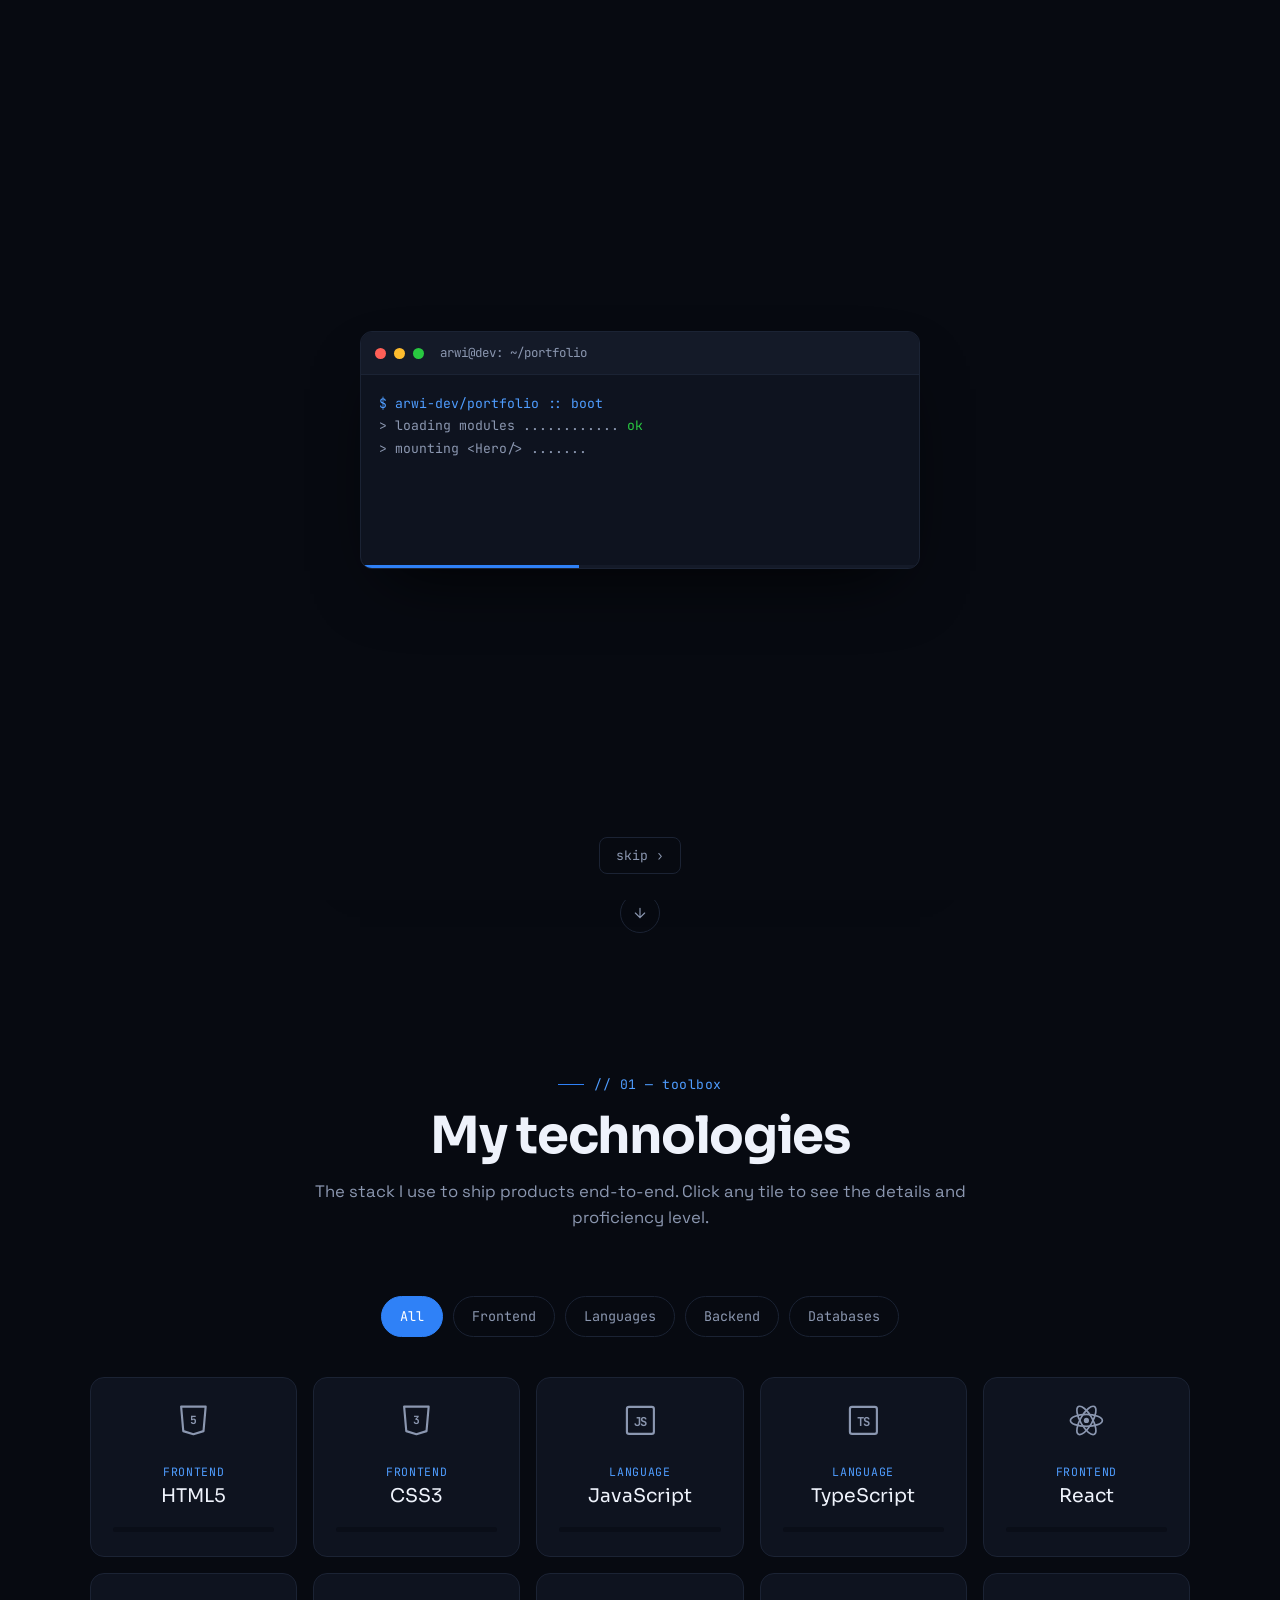
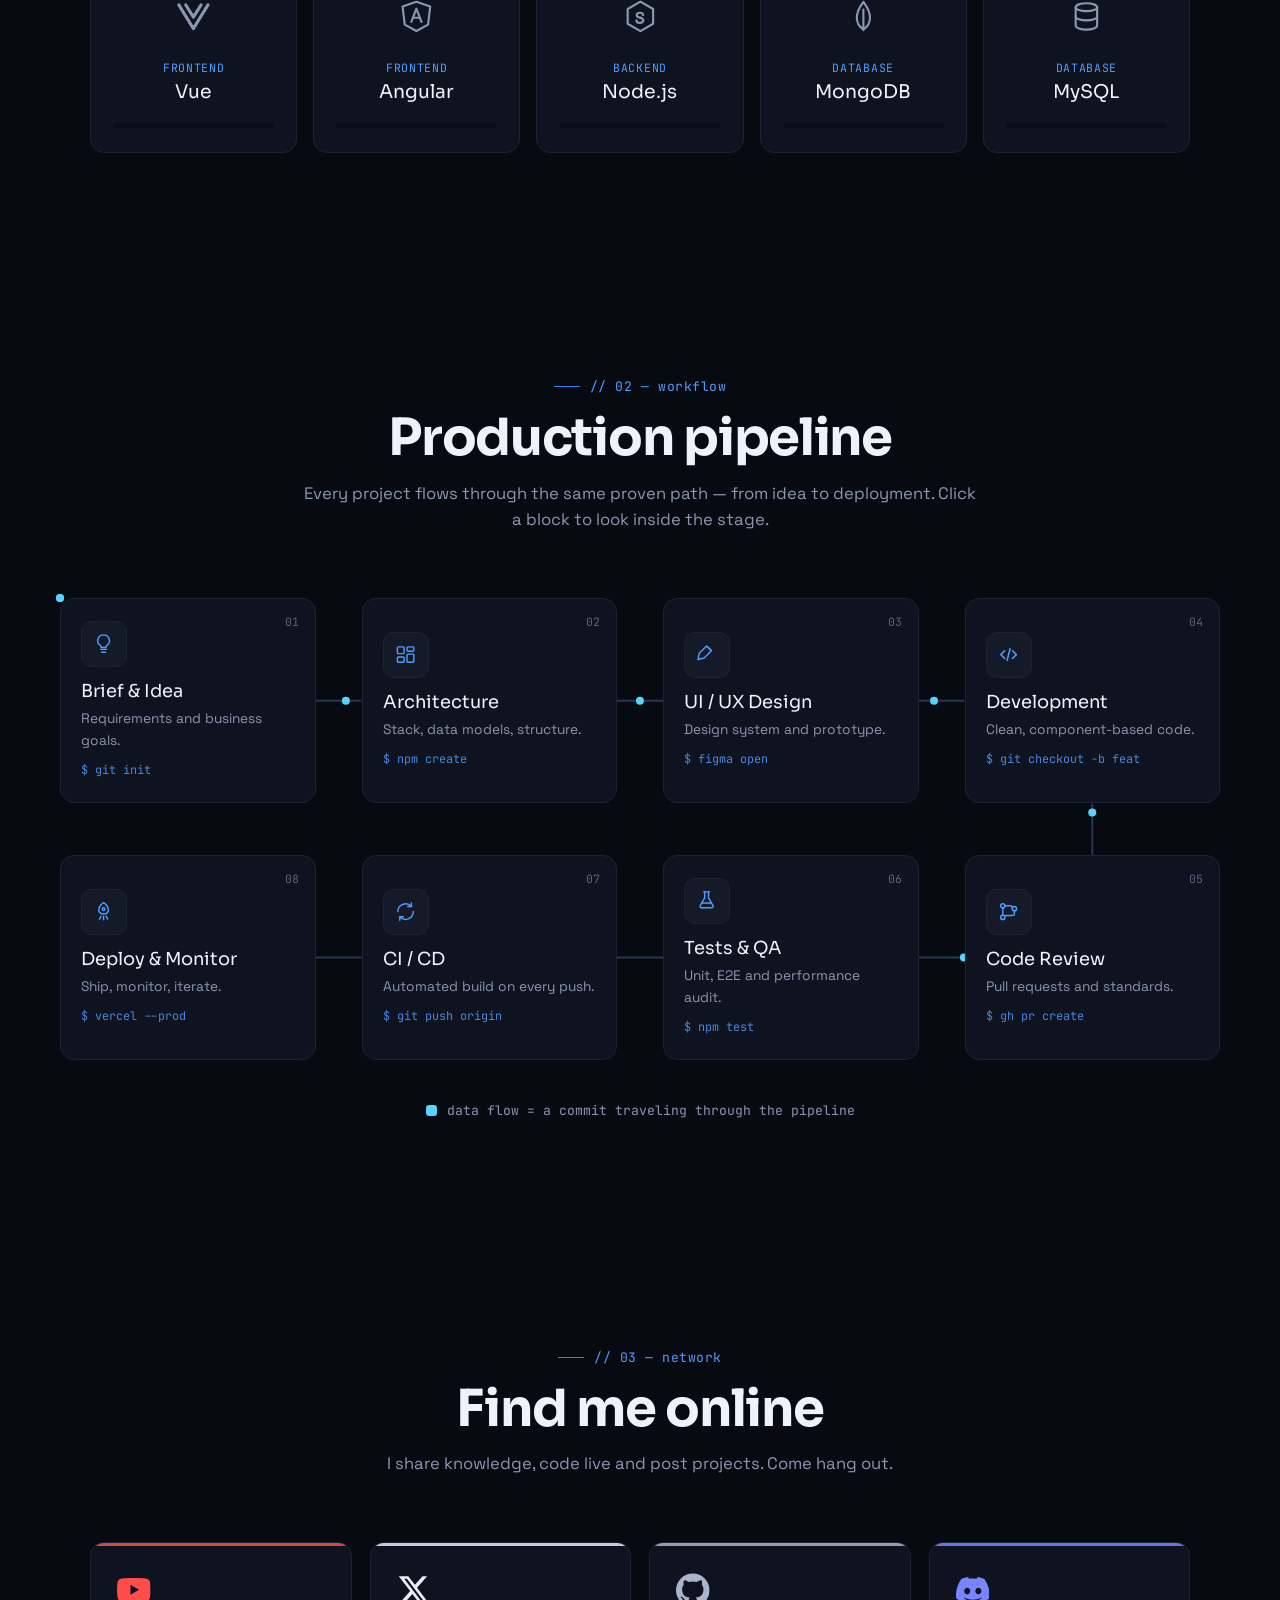
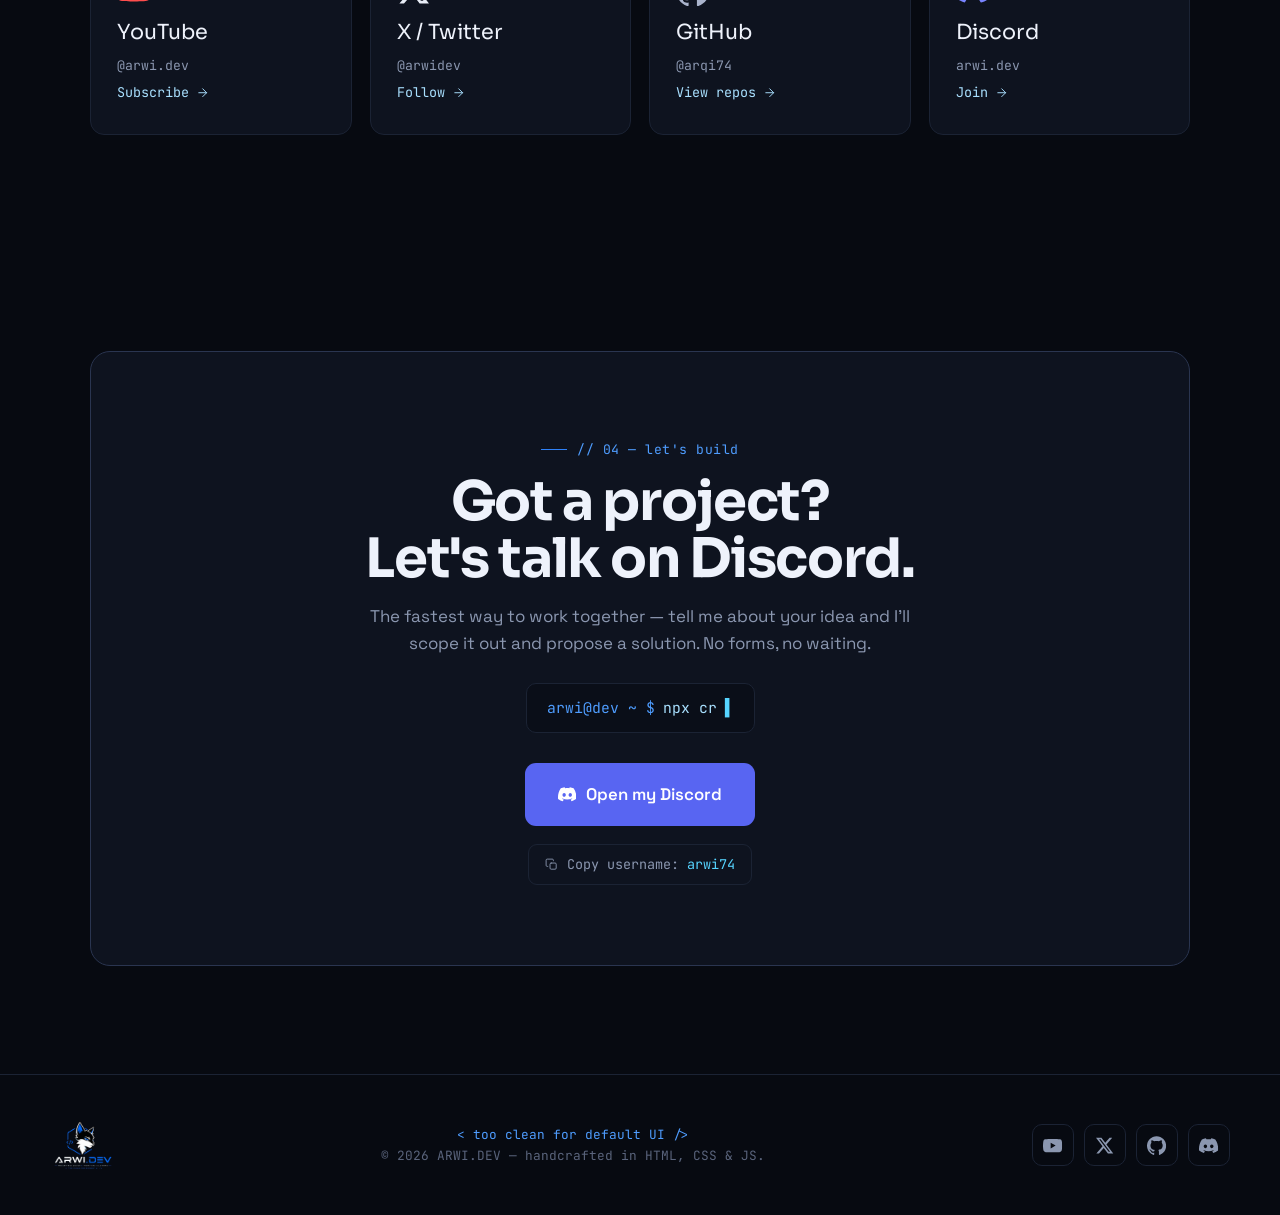
<file: index.html>
<!DOCTYPE html>
<html lang="en">
<head>
  <meta charset="UTF-8" />
  <meta name="viewport" content="width=device-width, initial-scale=1.0" />
  <meta name="description" content="ARWI.DEV — modern web developer. I build fast, polished web apps with React, Vue, Angular, Node.js, TypeScript and more. Too clean for default UI." />
  <meta name="author" content="ARWI.DEV" />
  <meta name="theme-color" content="#070a11" />
  <meta name="color-scheme" content="dark" />

  <meta property="og:title" content="ARWI.DEV — Modern Web Developer" />
  <meta property="og:description" content="Modern web design & front-end solutions. Too clean for default UI." />
  <meta property="og:type" content="website" />
  <meta property="og:image" content="arwi-dev-white-text.png" />

  <title>ARWI.DEV — Modern Web Developer</title>

  <link rel="icon" type="image/png" href="arwi-dev-white-text.png" />
  <link rel="preconnect" href="https://fonts.googleapis.com" />
  <link rel="preconnect" href="https://fonts.gstatic.com" crossorigin />
  <link href="https://fonts.googleapis.com/css2?family=Space+Grotesk:wght@400;500;600;700&family=JetBrains+Mono:wght@400;500;700&family=Sora:wght@600;700;800&display=swap" rel="stylesheet" />

  <link rel="stylesheet" href="css/style.css?v=2" />
</head>
<body data-loading>

  <!-- ============================================================= -->
  <!-- MONOCHROME SVG ICON SPRITE                                    -->
  <!-- ============================================================= -->
  <svg aria-hidden="true" style="position:absolute;width:0;height:0;overflow:hidden" focusable="false">
    <defs>
      <!-- ===== Tech ===== -->
      <symbol id="i-html" viewBox="0 0 24 24">
        <path fill="none" stroke="currentColor" stroke-width="1.4" stroke-linejoin="round" d="M4 3l1.4 16L12 21l6.6-2L20 3z"/>
        <text x="12" y="14.6" text-anchor="middle" fill="currentColor" font-size="7.4" font-weight="700" font-family="'JetBrains Mono',monospace" letter-spacing="-.3">5</text>
      </symbol>
      <symbol id="i-css" viewBox="0 0 24 24">
        <path fill="none" stroke="currentColor" stroke-width="1.4" stroke-linejoin="round" d="M4 3l1.4 16L12 21l6.6-2L20 3z"/>
        <text x="12" y="14.6" text-anchor="middle" fill="currentColor" font-size="7.4" font-weight="700" font-family="'JetBrains Mono',monospace" letter-spacing="-.3">3</text>
      </symbol>
      <symbol id="i-js" viewBox="0 0 24 24">
        <rect x="3.2" y="3.2" width="17.6" height="17.6" rx="1.4" fill="none" stroke="currentColor" stroke-width="1.4"/>
        <text x="12" y="15.6" text-anchor="middle" fill="currentColor" font-size="8" font-weight="700" font-family="'JetBrains Mono',monospace" letter-spacing="-.5">JS</text>
      </symbol>
      <symbol id="i-ts" viewBox="0 0 24 24">
        <rect x="3.2" y="3.2" width="17.6" height="17.6" rx="1.4" fill="none" stroke="currentColor" stroke-width="1.4"/>
        <text x="12" y="15.6" text-anchor="middle" fill="currentColor" font-size="8" font-weight="700" font-family="'JetBrains Mono',monospace" letter-spacing="-.5">TS</text>
      </symbol>
      <symbol id="i-react" viewBox="0 0 24 24">
        <circle cx="12" cy="12" r="1.7" fill="currentColor"/>
        <g fill="none" stroke="currentColor" stroke-width="1.1">
          <ellipse cx="12" cy="12" rx="10.4" ry="3.9"/>
          <ellipse cx="12" cy="12" rx="10.4" ry="3.9" transform="rotate(60 12 12)"/>
          <ellipse cx="12" cy="12" rx="10.4" ry="3.9" transform="rotate(120 12 12)"/>
        </g>
      </symbol>
      <symbol id="i-vue" viewBox="0 0 24 24">
        <g fill="none" stroke="currentColor" stroke-width="2" stroke-linejoin="round" stroke-linecap="round">
          <path d="M2.5 4.5L12 20 21.5 4.5"/>
          <path d="M7 4.5l5 8 5-8"/>
        </g>
      </symbol>
      <symbol id="i-angular" viewBox="0 0 24 24">
        <g fill="none" stroke="currentColor" stroke-width="1.4" stroke-linejoin="round" stroke-linecap="round">
          <path d="M12 2.5L21 5.6l-1.4 11.8L12 21.5 4.4 17.4 3 5.6z"/>
          <path d="M8.7 15.6L12 7l3.3 8.6"/>
          <path d="M9.9 12.9h4.2"/>
        </g>
      </symbol>
      <symbol id="i-node" viewBox="0 0 24 24">
        <path fill="none" stroke="currentColor" stroke-width="1.4" stroke-linejoin="round" d="M12 2.4l8.3 4.8v9.6L12 21.6 3.7 16.8V7.2z"/>
        <path fill="none" stroke="currentColor" stroke-width="1.4" stroke-linecap="round" d="M9.4 14.6c0 1 .9 1.6 2.2 1.6 1.4 0 2.3-.6 2.3-1.7 0-2.4-4.3-1-4.3-3.3 0-1 .9-1.6 2.1-1.6 1.2 0 2 .5 2.1 1.5"/>
      </symbol>
      <symbol id="i-mongo" viewBox="0 0 24 24">
        <g fill="none" stroke="currentColor" stroke-width="1.4" stroke-linejoin="round" stroke-linecap="round">
          <path d="M12 2.5c2.8 3.8 4.3 6.8 4.3 10.2 0 3.8-1.9 6.3-4.3 7.8-2.4-1.5-4.3-4-4.3-7.8C7.7 9.3 9.2 6.3 12 2.5z"/>
          <path d="M12 7.5v13.5"/>
        </g>
      </symbol>
      <symbol id="i-mysql" viewBox="0 0 24 24">
        <g fill="none" stroke="currentColor" stroke-width="1.4">
          <ellipse cx="12" cy="6" rx="7" ry="2.6"/>
          <path stroke-linecap="round" d="M5 6v12c0 1.4 3.1 2.6 7 2.6s7-1.2 7-2.6V6"/>
          <path stroke-linecap="round" d="M5 12c0 1.4 3.1 2.6 7 2.6s7-1.2 7-2.6"/>
        </g>
      </symbol>

      <!-- ===== Pipeline stages ===== -->
      <symbol id="p-brief" viewBox="0 0 24 24"><g fill="none" stroke="currentColor" stroke-width="1.5" stroke-linecap="round" stroke-linejoin="round"><path d="M9 18h6M10 21h4"/><path d="M12 3a6 6 0 00-3.5 10.9c.6.4 1 1.1 1 1.8v.3h5v-.3c0-.7.4-1.4 1-1.8A6 6 0 0012 3z"/></g></symbol>
      <symbol id="p-plan" viewBox="0 0 24 24"><g fill="none" stroke="currentColor" stroke-width="1.5" stroke-linecap="round" stroke-linejoin="round"><rect x="3.5" y="4" width="7" height="7" rx="1"/><rect x="13.5" y="4" width="7" height="4.5" rx="1"/><rect x="13.5" y="11.5" width="7" height="8.5" rx="1"/><rect x="3.5" y="14.5" width="7" height="5.5" rx="1"/></g></symbol>
      <symbol id="p-design" viewBox="0 0 24 24"><g fill="none" stroke="currentColor" stroke-width="1.5" stroke-linecap="round" stroke-linejoin="round"><path d="M12 3L4.5 10.5 3 17l6.5-1.5L17 8z"/><path d="M13.5 4.5l3 3"/></g></symbol>
      <symbol id="p-dev" viewBox="0 0 24 24"><g fill="none" stroke="currentColor" stroke-width="1.6" stroke-linecap="round" stroke-linejoin="round"><path d="M8 8l-4 4 4 4"/><path d="M16 8l4 4-4 4"/><path d="M13.5 6l-3 12"/></g></symbol>
      <symbol id="p-review" viewBox="0 0 24 24"><g fill="none" stroke="currentColor" stroke-width="1.5" stroke-linecap="round" stroke-linejoin="round"><circle cx="6" cy="6" r="2.2"/><circle cx="6" cy="18" r="2.2"/><circle cx="18" cy="9" r="2.2"/><path d="M6 8.2v7.6M8.2 6h5.6a2 2 0 012 2v.8M18 11.2V14a2 2 0 01-2 2H8.4"/></g></symbol>
      <symbol id="p-test" viewBox="0 0 24 24"><g fill="none" stroke="currentColor" stroke-width="1.5" stroke-linecap="round" stroke-linejoin="round"><path d="M9 3h6"/><path d="M10 3v6.2l-4.6 8.1c-.6 1 .2 2.2 1.4 2.2h10.4c1.2 0 2-1.2 1.4-2.2L14 9.2V3"/><path d="M7.4 14.5h9.2"/></g></symbol>
      <symbol id="p-cicd" viewBox="0 0 24 24"><g fill="none" stroke="currentColor" stroke-width="1.5" stroke-linecap="round" stroke-linejoin="round"><path d="M4 12a8 8 0 0114-5.3M20 12a8 8 0 01-14 5.3"/><path d="M18 3v3.7h-3.7M6 21v-3.7h3.7"/></g></symbol>
      <symbol id="p-deploy" viewBox="0 0 24 24"><g fill="none" stroke="currentColor" stroke-width="1.5" stroke-linecap="round" stroke-linejoin="round"><path d="M12 2.8c3 1.6 5 5 5 9l-2.4 2.4H9.4L7 11.8c0-4 2-7.4 5-9z"/><circle cx="12" cy="9.4" r="1.4"/><path d="M9.4 16.8l-1.6 3M14.6 16.8l1.6 3M12 16.8v3.6"/></g></symbol>

      <!-- ===== Social ===== -->
      <symbol id="s-youtube" viewBox="0 0 24 24"><path fill="currentColor" d="M23.5 6.2a3 3 0 00-2.1-2.1C19.5 3.6 12 3.6 12 3.6s-7.5 0-9.4.5A3 3 0 00.5 6.2 31.3 31.3 0 000 12a31.3 31.3 0 00.5 5.8 3 3 0 002.1 2.1c1.9.5 9.4.5 9.4.5s7.5 0 9.4-.5a3 3 0 002.1-2.1A31.3 31.3 0 0024 12a31.3 31.3 0 00-.5-5.8zM9.6 15.6V8.4l6.2 3.6z"/></symbol>
      <symbol id="s-x" viewBox="0 0 24 24"><path fill="currentColor" d="M18.244 2.25h3.308l-7.227 8.26 8.502 11.24H16.17l-5.214-6.817L4.99 21.75H1.68l7.73-8.835L1.254 2.25H8.08l4.713 6.231zm-1.161 17.52h1.833L7.084 4.126H5.117z"/></symbol>
      <symbol id="s-github" viewBox="0 0 24 24"><path fill="currentColor" d="M12 .297c-6.63 0-12 5.373-12 12 0 5.303 3.438 9.8 8.205 11.385.6.113.82-.258.82-.577 0-.285-.01-1.04-.015-2.04-3.338.724-4.042-1.61-4.042-1.61C4.422 18.07 3.633 17.7 3.633 17.7c-1.087-.744.084-.729.084-.729 1.205.084 1.838 1.236 1.838 1.236 1.07 1.835 2.809 1.305 3.495.998.108-.776.417-1.305.76-1.605-2.665-.3-5.466-1.332-5.466-5.93 0-1.31.465-2.38 1.235-3.22-.135-.303-.54-1.523.105-3.176 0 0 1.005-.322 3.3 1.23.96-.267 1.98-.399 3-.405 1.02.006 2.04.138 3 .405 2.28-1.552 3.285-1.23 3.285-1.23.645 1.653.24 2.873.12 3.176.765.84 1.23 1.91 1.23 3.22 0 4.61-2.805 5.625-5.475 5.92.42.36.81 1.096.81 2.22 0 1.606-.015 2.896-.015 3.286 0 .315.21.69.825.57C20.565 22.092 24 17.592 24 12.297c0-6.627-5.373-12-12-12"/></symbol>
      <symbol id="s-discord" viewBox="0 0 24 24"><path fill="currentColor" d="M20.317 4.3698a19.7913 19.7913 0 00-4.8851-1.5152.0741.0741 0 00-.0785.0371c-.211.3753-.4447.8648-.6083 1.2495-1.8447-.2762-3.68-.2762-5.4868 0-.1636-.3933-.4058-.8742-.6177-1.2495a.077.077 0 00-.0785-.037 19.7363 19.7363 0 00-4.8852 1.515.0699.0699 0 00-.0321.0277C.5334 9.0458-.319 13.5799.0992 18.0578a.0824.0824 0 00.0312.0561c2.0528 1.5076 4.0413 2.4228 5.9929 3.0294a.0777.0777 0 00.0842-.0276c.4616-.6304.8731-1.2952 1.226-1.9942a.076.076 0 00-.0416-.1057c-.6528-.2476-1.2743-.5495-1.8722-.8923a.077.077 0 01-.0076-.1277c.1258-.0943.2517-.1923.3718-.2914a.0743.0743 0 01.0776-.0105c3.9278 1.7933 8.18 1.7933 12.0614 0a.0739.0739 0 01.0785.0095c.1202.099.246.1981.3728.2924a.077.077 0 01-.0066.1276 12.2986 12.2986 0 01-1.873.8914.0766.0766 0 00-.0407.1067c.3604.698.7719 1.3628 1.225 1.9932a.076.076 0 00.0842.0286c1.961-.6067 3.9495-1.5219 6.0023-3.0294a.077.077 0 00.0313-.0552c.5004-5.177-.8382-9.6739-3.5485-13.6604a.061.061 0 00-.0312-.0286zM8.02 15.3312c-1.1825 0-2.1569-1.0857-2.1569-2.419 0-1.3332.9555-2.4189 2.157-2.4189 1.2108 0 2.1757 1.0952 2.1568 2.419 0 1.3332-.9555 2.4189-2.1569 2.4189zm7.9748 0c-1.1825 0-2.1569-1.0857-2.1569-2.419 0-1.3332.9554-2.4189 2.1569-2.4189 1.2108 0 2.1757 1.0952 2.1568 2.419 0 1.3332-.946 2.4189-2.1568 2.4189z"/></symbol>

      <!-- ===== UI ===== -->
      <symbol id="ui-close" viewBox="0 0 24 24"><path fill="none" stroke="currentColor" stroke-width="1.7" stroke-linecap="round" d="M6 6l12 12M18 6L6 18"/></symbol>
      <symbol id="ui-arrow-down" viewBox="0 0 24 24"><path fill="none" stroke="currentColor" stroke-width="1.7" stroke-linecap="round" stroke-linejoin="round" d="M12 5v14M5 12l7 7 7-7"/></symbol>
      <symbol id="ui-arrow-right" viewBox="0 0 24 24"><path fill="none" stroke="currentColor" stroke-width="1.7" stroke-linecap="round" stroke-linejoin="round" d="M5 12h14M12 5l7 7-7 7"/></symbol>
      <symbol id="ui-terminal" viewBox="0 0 24 24"><g fill="none" stroke="currentColor" stroke-width="1.6" stroke-linecap="round" stroke-linejoin="round"><rect x="3" y="4" width="18" height="16" rx="2"/><path d="M7 9l3 3-3 3M13 15h4"/></g></symbol>
      <symbol id="ui-command" viewBox="0 0 24 24"><path fill="none" stroke="currentColor" stroke-width="1.6" stroke-linecap="round" stroke-linejoin="round" d="M8 6a2 2 0 10-2 2h12a2 2 0 10-2-2v12a2 2 0 102 2H6a2 2 0 102 2z"/></symbol>
      <symbol id="ui-copy" viewBox="0 0 24 24"><g fill="none" stroke="currentColor" stroke-width="1.6" stroke-linecap="round" stroke-linejoin="round"><rect x="9" y="9" width="11" height="11" rx="2"/><path d="M5 15H4a2 2 0 01-2-2V4a2 2 0 012-2h9a2 2 0 012 2v1"/></g></symbol>
      <symbol id="ui-external" viewBox="0 0 24 24"><g fill="none" stroke="currentColor" stroke-width="1.6" stroke-linecap="round" stroke-linejoin="round"><path d="M14 4h6v6M20 4l-9 9"/><path d="M18 14v4a2 2 0 01-2 2H6a2 2 0 01-2-2V8a2 2 0 012-2h4"/></g></symbol>
      <symbol id="ui-search" viewBox="0 0 24 24"><g fill="none" stroke="currentColor" stroke-width="1.7" stroke-linecap="round"><circle cx="11" cy="11" r="7"/><path d="M21 21l-4.3-4.3"/></g></symbol>
      <symbol id="ui-spark" viewBox="0 0 24 24"><path fill="currentColor" d="M12 2l1.8 6.2L20 10l-6.2 1.8L12 18l-1.8-6.2L4 10l6.2-1.8z"/></symbol>
    </defs>
  </svg>

  <!-- Decorative full-page canvases -->
  <canvas id="bgCanvas" class="fx-canvas" aria-hidden="true"></canvas>
  <canvas id="matrixCanvas" class="fx-canvas fx-canvas--matrix" aria-hidden="true"></canvas>
  <canvas id="burstCanvas" class="fx-canvas fx-canvas--burst" aria-hidden="true"></canvas>
  <div class="grid-overlay" aria-hidden="true"></div>
  <div class="scanlines" aria-hidden="true"></div>

  <!-- Scroll progress -->
  <div class="scroll-progress" id="scrollProgress" aria-hidden="true"></div>

  <!-- Custom cursor -->
  <div class="cursor-dot" id="cursorDot" aria-hidden="true"></div>
  <div class="cursor-ring" id="cursorRing" aria-hidden="true"></div>

  <!-- ============================================================= -->
  <!-- BOOT LOADER                                                   -->
  <!-- ============================================================= -->
  <div class="boot" id="boot">
    <div class="boot__win">
      <div class="boot__bar">
        <span class="dot dot--r"></span><span class="dot dot--y"></span><span class="dot dot--g"></span>
        <span class="boot__title">arwi@dev: ~/portfolio</span>
      </div>
      <pre class="boot__log" id="bootLog"></pre>
      <div class="boot__progress"><span id="bootProgress"></span></div>
    </div>
    <button class="boot__skip" id="bootSkip" type="button">skip&nbsp;›</button>
  </div>

  <!-- ============================================================= -->
  <!-- COMMAND PALETTE                                               -->
  <!-- ============================================================= -->
  <div class="cmdk" id="cmdk" aria-hidden="true">
    <div class="cmdk__panel" role="dialog" aria-modal="true" aria-label="Command palette">
      <div class="cmdk__search">
        <svg class="ic"><use href="#ui-search"/></svg>
        <input id="cmdkInput" type="text" placeholder="Type a command or search…  (e.g. 'pipeline', 'discord')" autocomplete="off" spellcheck="false" />
        <kbd class="cmdk__esc">ESC</kbd>
      </div>
      <ul class="cmdk__list" id="cmdkList" role="listbox"></ul>
      <div class="cmdk__foot">
        <span><kbd>↑</kbd><kbd>↓</kbd> navigate</span>
        <span><kbd>↵</kbd> select</span>
        <span><kbd>esc</kbd> close</span>
      </div>
    </div>
  </div>

  <!-- Generic modal host (popups) -->
  <div class="modal" id="modal" aria-hidden="true">
    <div class="modal__card" role="dialog" aria-modal="true" id="modalCard">
      <button class="modal__close" id="modalClose" type="button" aria-label="Close">
        <svg class="ic"><use href="#ui-close"/></svg>
      </button>
      <div class="modal__body" id="modalBody"></div>
    </div>
  </div>

  <!-- Toasts -->
  <div class="toasts" id="toasts" aria-live="polite"></div>

  <!-- ============================================================= -->
  <!-- NAV                                                           -->
  <!-- ============================================================= -->
  <header class="nav" id="nav">
    <a href="#hero" class="nav__brand" data-magnetic>
      <img src="arwi-dev-white-text.png" alt="ARWI.DEV" class="nav__logo" />
    </a>

    <nav class="nav__links" id="navLinks" aria-label="Primary navigation">
      <a href="#stack" class="nav__link"><span class="nav__idx">01</span> Stack</a>
      <a href="#pipeline" class="nav__link"><span class="nav__idx">02</span> Pipeline</a>
      <a href="#social" class="nav__link"><span class="nav__idx">03</span> Social</a>
      <a href="#contact" class="nav__link"><span class="nav__idx">04</span> Contact</a>
    </nav>

    <div class="nav__right">
      <button class="cmdk-trigger" id="cmdkTrigger" type="button" data-magnetic aria-label="Open command palette">
        <svg class="ic"><use href="#ui-command"/></svg>
        <span>K</span>
      </button>
      <button class="nav__burger" id="navBurger" type="button" aria-label="Menu"><span></span><span></span></button>
    </div>
  </header>

  <!-- Section dots -->
  <nav class="dots" id="dots" aria-label="Sections">
    <a href="#hero"     class="dots__dot" data-label="Home"></a>
    <a href="#stack"    class="dots__dot" data-label="Stack"></a>
    <a href="#pipeline" class="dots__dot" data-label="Pipeline"></a>
    <a href="#social"   class="dots__dot" data-label="Social"></a>
    <a href="#contact"  class="dots__dot" data-label="Contact"></a>
  </nav>

  <main>
    <!-- ========================================================== -->
    <!-- HERO                                                       -->
    <!-- ========================================================== -->
    <section class="hero" id="hero">
      <div class="hero__glow" aria-hidden="true"></div>
      <div class="hero__hex" aria-hidden="true">
        <svg viewBox="0 0 200 200">
          <polygon points="100,10 177.9,55 177.9,145 100,190 22.1,145 22.1,55" fill="none" stroke="currentColor" stroke-width="1"/>
          <polygon points="100,36 155.4,68 155.4,132 100,164 44.6,132 44.6,68" fill="none" stroke="currentColor" stroke-width="1" stroke-dasharray="4 5" opacity=".7"/>
          <circle cx="100" cy="100" r="3" fill="currentColor"/>
        </svg>
      </div>

      <div class="hero__inner">
        <img class="hero__logo-big reveal" data-reveal src="arwi-dev-white-text.png" alt="ARWI.DEV" />

        <div class="hero__cta reveal" data-reveal>
          <a href="#stack" class="btn btn--primary" data-magnetic>
            <span>View my stack</span>
            <svg class="ic"><use href="#ui-arrow-right"/></svg>
          </a>
          <a href="#contact" class="btn btn--ghost" data-magnetic>
            <svg class="ic"><use href="#s-discord"/></svg>
            <span>Start a project</span>
          </a>
        </div>

        <!-- Interactive terminal -->
        <div class="term reveal" id="term" data-reveal>
          <div class="term__bar">
            <span class="dot dot--r"></span><span class="dot dot--y"></span><span class="dot dot--g"></span>
            <span class="term__title"><svg class="ic"><use href="#ui-terminal"/></svg> arwi — zsh</span>
          </div>
          <div class="term__screen" id="termScreen" tabindex="0" role="textbox" aria-label="Interactive terminal — type help">
            <div class="term__line term__input-line" id="termInputLine">
              <span class="term__prompt">arwi@dev <span class="term__path">~</span> $</span>
              <span class="term__typed" id="termTyped"></span><span class="term__cursor">▌</span>
            </div>
          </div>
        </div>
      </div>

      <a href="#stack" class="hero__scroll" aria-label="Scroll down" data-magnetic>
        <svg class="ic"><use href="#ui-arrow-down"/></svg>
      </a>
    </section>

    <!-- ========================================================== -->
    <!-- STACK / TECHNOLOGIES                                       -->
    <!-- ========================================================== -->
    <section class="section" id="stack">
      <div class="section__head reveal" data-reveal>
        <span class="section__kicker">// 01 — toolbox</span>
        <h2 class="section__title">My technologies</h2>
        <p class="section__sub">
          The stack I use to ship products end-to-end. Click any tile to see
          the details and proficiency level.
        </p>
      </div>

      <div class="filters reveal" id="filters" data-reveal>
        <button class="chip is-active" data-filter="all">All</button>
        <button class="chip" data-filter="frontend">Frontend</button>
        <button class="chip" data-filter="language">Languages</button>
        <button class="chip" data-filter="backend">Backend</button>
        <button class="chip" data-filter="database">Databases</button>
      </div>

      <div class="tech-grid" id="techGrid"><!-- cards injected by JS --></div>
    </section>

    <!-- ========================================================== -->
    <!-- PIPELINE                                                   -->
    <!-- ========================================================== -->
    <section class="section section--pipeline" id="pipeline">
      <div class="section__head reveal" data-reveal>
        <span class="section__kicker">// 02 — workflow</span>
        <h2 class="section__title">Production pipeline</h2>
        <p class="section__sub">
          Every project flows through the same proven path — from idea to
          deployment. Click a block to look inside the stage.
        </p>
      </div>

      <div class="pipe reveal" id="pipe" data-reveal>
        <svg class="pipe__svg" id="pipeSvg" aria-hidden="true"></svg>
        <div class="pipe__grid" id="pipeGrid"><!-- nodes injected by JS --></div>
      </div>

      <div class="pipe__legend reveal" data-reveal>
        <span class="pipe__legend-item"><i class="pkg"></i> data flow = a commit traveling through the pipeline</span>
      </div>
    </section>

    <!-- ========================================================== -->
    <!-- SOCIAL                                                     -->
    <!-- ========================================================== -->
    <section class="section" id="social">
      <div class="section__head reveal" data-reveal>
        <span class="section__kicker">// 03 — network</span>
        <h2 class="section__title">Find me online</h2>
        <p class="section__sub">I share knowledge, code live and post projects. Come hang out.</p>
      </div>

      <div class="socials" id="socials">
        <a class="social social--yt reveal" data-reveal href="#" target="_blank" rel="noopener" data-magnetic data-net="YouTube">
          <span class="social__glow"></span>
          <svg class="ic social__ic"><use href="#s-youtube"/></svg>
          <span class="social__name">YouTube</span>
          <span class="social__handle">@arwi.dev</span>
          <span class="social__go">Subscribe <svg class="ic"><use href="#ui-arrow-right"/></svg></span>
        </a>
        <a class="social social--x reveal" data-reveal href="#" target="_blank" rel="noopener" data-magnetic data-net="X / Twitter">
          <span class="social__glow"></span>
          <svg class="ic social__ic"><use href="#s-x"/></svg>
          <span class="social__name">X / Twitter</span>
          <span class="social__handle">@arwidev</span>
          <span class="social__go">Follow <svg class="ic"><use href="#ui-arrow-right"/></svg></span>
        </a>
        <a class="social social--gh reveal" data-reveal href="https://github.com/arqi74" target="_blank" rel="noopener" data-magnetic data-net="GitHub">
          <span class="social__glow"></span>
          <svg class="ic social__ic"><use href="#s-github"/></svg>
          <span class="social__name">GitHub</span>
          <span class="social__handle">@arqi74</span>
          <span class="social__go">View repos <svg class="ic"><use href="#ui-arrow-right"/></svg></span>
        </a>
        <a class="social social--dc reveal" data-reveal href="#contact" data-magnetic data-net="Discord">
          <span class="social__glow"></span>
          <svg class="ic social__ic"><use href="#s-discord"/></svg>
          <span class="social__name">Discord</span>
          <span class="social__handle">arwi.dev</span>
          <span class="social__go">Join <svg class="ic"><use href="#ui-arrow-right"/></svg></span>
        </a>
      </div>
    </section>

    <!-- ========================================================== -->
    <!-- CONTACT                                                    -->
    <!-- ========================================================== -->
    <section class="section section--contact" id="contact">
      <div class="contact">
        <div class="contact__inner reveal" data-reveal>
          <span class="section__kicker">// 04 — let's build</span>
          <h2 class="contact__title">Got a project?<br>Let's talk on Discord.</h2>
          <p class="contact__sub">
            The fastest way to work together — tell me about your idea and I'll
            scope it out and propose a solution. No forms, no waiting.
          </p>

          <div class="contact__terminal">
            <span class="contact__prompt">arwi@dev ~ $</span>
            <span class="contact__cmd" id="contactCmd"></span><span class="term__cursor">▌</span>
          </div><br>

          <a class="btn btn--discord" id="discordBtn" href="https://discord.com/users/239008388544069633" target="_blank" rel="noopener" data-magnetic>
            <svg class="ic"><use href="#s-discord"/></svg>
            <span>Open my Discord</span>
          </a><br>

          <button class="contact__copy" id="copyDiscord" type="button" data-magnetic>
            <svg class="ic"><use href="#ui-copy"/></svg>
            <span>Copy username: <code>arwi74</code></span>
          </button>
        </div>
      </div>
    </section>
  </main>

  <!-- ============================================================= -->
  <!-- FOOTER                                                        -->
  <!-- ============================================================= -->
  <footer class="footer">
    <div class="footer__inner">
      <img src="arwi-dev-white-text.png" alt="ARWI.DEV" class="footer__logo" />
      <p class="footer__note">
        <span class="footer__tag">&lt; too clean for default UI /&gt;</span><br>
        © <span id="year"></span> ARWI.DEV — handcrafted in HTML, CSS &amp; JS.
      </p>
      <div class="footer__mini">
        <a href="https://www.youtube.com/channel/UC0MAion5Iha2cVmkR6r-mcA" target="_blank" rel="noopener" aria-label="YouTube" data-magnetic><svg class="ic"><use href="#s-youtube"/></svg></a>
        <a href="https://x.com/Arwigiusz" target="_blank" rel="noopener" aria-label="X" data-magnetic><svg class="ic"><use href="#s-x"/></svg></a>
        <a href="https://github.com/arqi74" target="_blank" rel="noopener" aria-label="GitHub" data-magnetic><svg class="ic"><use href="#s-github"/></svg></a>
        <a href="https://discord.com/users/239008388544069633" aria-label="Discord" data-magnetic><svg class="ic"><use href="#s-discord"/></svg></a>
      </div>
    </div>
  </footer>

  <script src="js/main.js?v=2" defer></script>
</body>
</html>
</file>
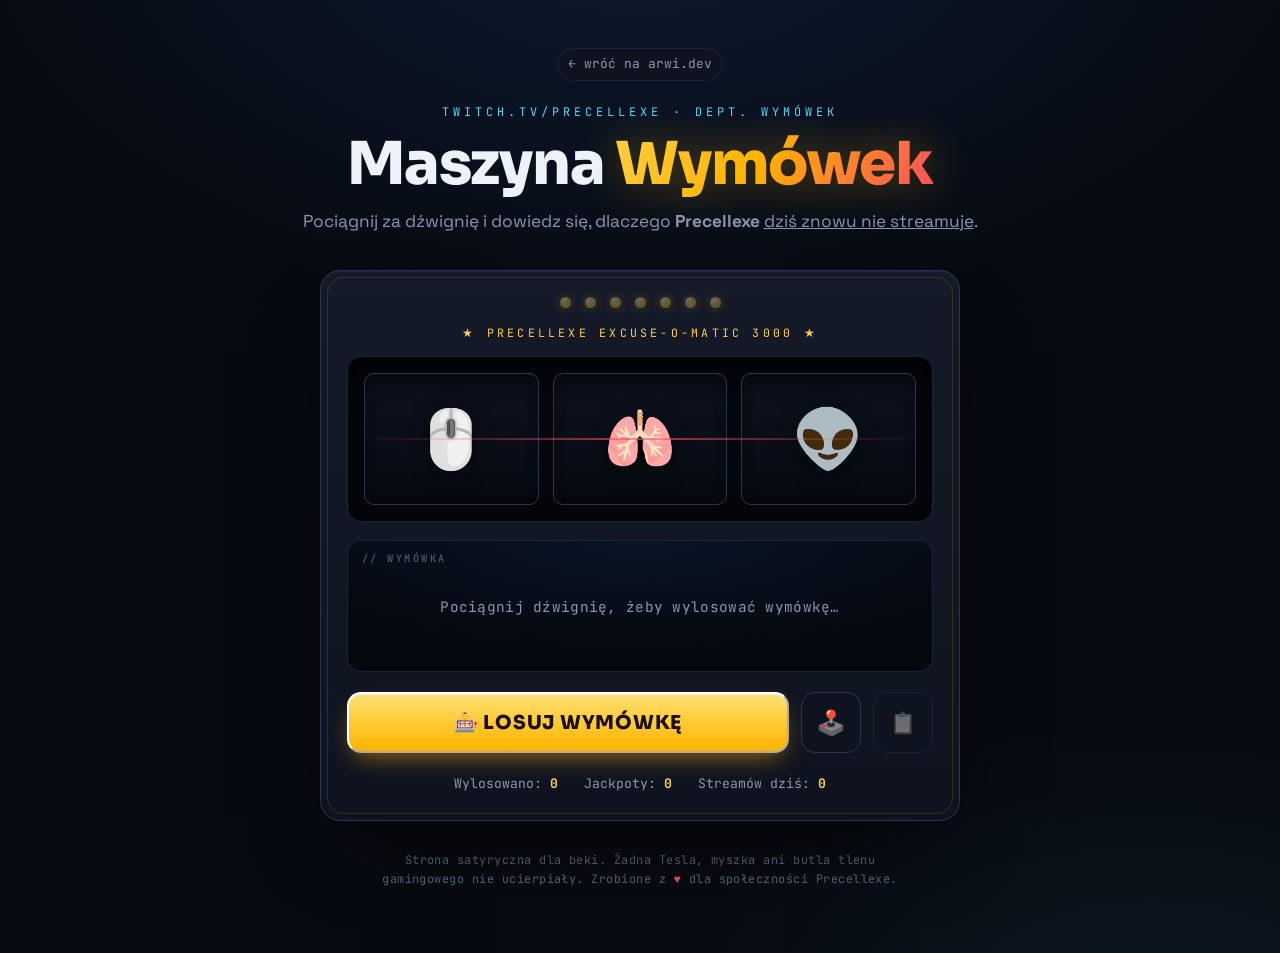
<file: precelexe/index.html>
<!DOCTYPE html>
<html lang="pl">
<head>
  <meta charset="UTF-8" />
  <meta name="viewport" content="width=device-width, initial-scale=1.0" />
  <meta name="description" content="Maszyna wymówek Precellexe — automat, który losuje absurdalną wymówkę na brak streama. Lekkie myszki, tlen gamingowy, rękawy, UFO i Tesla w komplecie." />
  <meta name="theme-color" content="#070a11" />
  <meta name="color-scheme" content="dark" />
  <meta property="og:title" content="🎰 Maszyna Wymówek Precellexe" />
  <meta property="og:description" content="Pociągnij za dźwignię i sprawdź, dlaczego dziś znowu nie ma streama." />
  <meta property="og:type" content="website" />

  <title>🎰 Maszyna Wymówek Precellexe</title>

  <link rel="icon"
    href="data:image/svg+xml,%3Csvg xmlns='http://www.w3.org/2000/svg' viewBox='0 0 100 100'%3E%3Ctext y='.9em' font-size='90'%3E%F0%9F%8E%B0%3C/text%3E%3C/svg%3E" />
  <link rel="preconnect" href="https://fonts.googleapis.com" />
  <link rel="preconnect" href="https://fonts.gstatic.com" crossorigin />
  <link href="https://fonts.googleapis.com/css2?family=Space+Grotesk:wght@400;500;600;700&family=JetBrains+Mono:wght@400;500;700&family=Sora:wght@600;700;800&display=swap" rel="stylesheet" />

  <style>
  :root{
    --bg:#070a11; --bg-elev:#0a0e18; --surface:#0e131f; --surface-2:#141a28;
    --border:#1b2334; --border-2:#2a3550;
    --blue:#2f81f7; --blue-2:#4f9dff; --cyan:#56d4ff; --ice:#a9e0ff;
    --gold:#ffcf3f; --gold-2:#ffb300; --red:#ff4d5e; --green:#38e08a;
    --text:#eef2fb; --muted:#8b97b0; --dim:#5a647c;
    --radius:14px; --radius-sm:10px; --radius-lg:20px;
    --mono:'JetBrains Mono',ui-monospace,SFMono-Regular,Menlo,monospace;
    --sans:'Space Grotesk',system-ui,-apple-system,sans-serif;
    --display:'Sora',var(--sans);
    --ease:cubic-bezier(.22,1,.36,1);
  }
  *,*::before,*::after{ box-sizing:border-box; margin:0; padding:0; }
  html{ -webkit-text-size-adjust:100%; }
  body{
    font-family:var(--sans); color:var(--text); line-height:1.6;
    min-height:100vh; overflow-x:hidden; -webkit-font-smoothing:antialiased;
    background:
      radial-gradient(1200px 700px at 50% -10%, rgba(47,129,247,.14), transparent 60%),
      radial-gradient(900px 600px at 90% 110%, rgba(86,212,255,.08), transparent 55%),
      var(--bg);
    display:flex; flex-direction:column; align-items:center;
    padding:clamp(16px,4vw,48px) 16px 64px;
  }
  ::selection{ background:rgba(255,207,63,.32); color:#fff; }

  a{ color:var(--cyan); text-decoration:none; }
  a:hover{ color:var(--ice); }

  /* ---------- header ---------- */
  .top{ width:100%; max-width:760px; text-align:center; margin-bottom:clamp(20px,4vw,34px); }
  .back{
    display:inline-flex; align-items:center; gap:.5em; font-family:var(--mono);
    font-size:.8rem; color:var(--muted); padding:.4em .8em; border:1px solid var(--border);
    border-radius:999px; background:var(--surface); margin-bottom:22px; transition:.2s var(--ease);
  }
  .back:hover{ color:var(--ice); border-color:var(--border-2); transform:translateY(-1px); }
  .kicker{
    font-family:var(--mono); font-size:.74rem; letter-spacing:.34em; text-transform:uppercase;
    color:var(--cyan); margin-bottom:12px;
  }
  h1{
    font-family:var(--display); font-weight:800; line-height:1.02;
    font-size:clamp(2.1rem,7vw,3.7rem); letter-spacing:-.02em;
  }
  h1 .glow{
    background:linear-gradient(120deg,var(--gold),var(--gold-2) 45%,var(--red));
    -webkit-background-clip:text; background-clip:text; color:transparent;
    filter:drop-shadow(0 0 22px rgba(255,179,0,.35));
  }
  .sub{ color:var(--muted); font-size:clamp(.95rem,2.4vw,1.08rem); margin-top:14px; }

  /* ---------- cabinet ---------- */
  .cabinet{
    width:100%; max-width:640px; position:relative;
    padding:clamp(16px,3.5vw,26px);
    border-radius:var(--radius-lg);
    background:linear-gradient(180deg,var(--surface-2),var(--surface));
    border:1px solid var(--border-2);
    box-shadow:0 40px 90px -40px rgba(0,0,0,.9), inset 0 1px 0 rgba(255,255,255,.04);
  }
  .cabinet::before{
    content:""; position:absolute; inset:6px; border-radius:16px; pointer-events:none;
    border:1px solid rgba(255,207,63,.14);
  }

  /* marquee bulbs */
  .marquee{
    display:flex; justify-content:center; gap:clamp(8px,2.4vw,14px); margin-bottom:16px;
  }
  .bulb{
    width:11px; height:11px; border-radius:50%;
    background:radial-gradient(circle at 35% 30%,#fff,var(--gold) 45%,var(--gold-2) 100%);
    box-shadow:0 0 10px rgba(255,179,0,.7); opacity:.35;
    animation:chase 1.1s steps(1) infinite;
  }
  .bulb:nth-child(2){ animation-delay:.13s } .bulb:nth-child(3){ animation-delay:.26s }
  .bulb:nth-child(4){ animation-delay:.39s } .bulb:nth-child(5){ animation-delay:.52s }
  .bulb:nth-child(6){ animation-delay:.65s } .bulb:nth-child(7){ animation-delay:.78s }
  @keyframes chase{ 0%,100%{opacity:.3} 50%{opacity:1} }

  .brand-plate{
    text-align:center; font-family:var(--mono); letter-spacing:.28em; text-transform:uppercase;
    font-size:.72rem; color:var(--gold); margin-bottom:14px;
  }

  /* reels */
  .reels{
    display:grid; grid-template-columns:repeat(3,1fr); gap:clamp(8px,2vw,14px);
    padding:clamp(10px,2.4vw,16px);
    background:#04060b; border-radius:14px;
    border:1px solid var(--border);
    box-shadow:inset 0 6px 24px rgba(0,0,0,.8);
    position:relative;
  }
  .reels::after{ /* payline */
    content:""; position:absolute; left:8px; right:8px; top:50%; height:2px; transform:translateY(-1px);
    background:linear-gradient(90deg,transparent,rgba(255,77,94,.65),transparent); pointer-events:none;
  }
  .reel{
    height:clamp(96px,26vw,132px); overflow:hidden; position:relative; border-radius:10px;
    background:linear-gradient(180deg,#0c111d,#070b13);
    border:1px solid var(--border-2);
    box-shadow:inset 0 20px 26px -20px #000, inset 0 -20px 26px -20px #000;
  }
  .strip{ position:absolute; left:0; right:0; top:0; display:flex; flex-direction:column; will-change:transform; }
  .sym{
    height:clamp(96px,26vw,132px); display:grid; place-items:center;
    font-size:clamp(2.6rem,10vw,3.6rem); line-height:1;
    filter:drop-shadow(0 4px 10px rgba(0,0,0,.6));
  }
  .reel.win{ border-color:var(--gold); box-shadow:inset 0 0 0 1px var(--gold), 0 0 22px rgba(255,179,0,.4); }

  /* result panel */
  .result{
    margin-top:18px; padding:clamp(16px,3vw,22px);
    min-height:132px; display:flex; align-items:center; justify-content:center; text-align:center;
    border-radius:14px; position:relative;
    background:radial-gradient(120% 140% at 50% 0%, rgba(47,129,247,.10), transparent 60%), #05080f;
    border:1px solid var(--border);
  }
  .result .tag{
    position:absolute; top:10px; left:14px; font-family:var(--mono); font-size:.64rem;
    letter-spacing:.24em; text-transform:uppercase; color:var(--dim);
  }
  .excuse{
    font-family:var(--display); font-weight:700; letter-spacing:-.01em;
    font-size:clamp(1.05rem,3.4vw,1.5rem); line-height:1.3;
  }
  .excuse .em{ color:var(--gold); }
  .result.jackpot{ border-color:var(--gold); box-shadow:0 0 40px -6px rgba(255,179,0,.5); }
  .jack-banner{
    position:absolute; top:8px; right:12px; font-family:var(--mono); font-weight:700;
    font-size:.7rem; letter-spacing:.2em; color:#0a0e18; background:var(--gold);
    padding:.2em .6em; border-radius:6px; transform:rotate(4deg);
  }
  .placeholder{ color:var(--muted); font-family:var(--mono); font-size:.9rem; letter-spacing:.02em; }

  /* controls */
  .controls{ display:flex; gap:12px; margin-top:20px; align-items:stretch; flex-wrap:wrap; }
  .spin{
    flex:1 1 auto; min-width:200px;
    font-family:var(--display); font-weight:800; font-size:clamp(1rem,2.6vw,1.2rem);
    letter-spacing:.04em; text-transform:uppercase; color:#1a0f00;
    padding:16px 22px; border-radius:14px; cursor:pointer;
    background:linear-gradient(180deg,#ffe07a,var(--gold) 40%,var(--gold-2));
    box-shadow:0 10px 24px -8px rgba(255,179,0,.6), inset 0 1px 0 rgba(255,255,255,.5);
    transition:transform .12s var(--ease), filter .2s var(--ease);
  }
  .spin:hover{ transform:translateY(-2px); filter:brightness(1.05); }
  .spin:active{ transform:translateY(1px); }
  .spin:disabled{ cursor:not-allowed; filter:grayscale(.5) brightness(.8); transform:none; }
  .lever{
    flex:0 0 auto; width:60px; border-radius:14px; cursor:pointer;
    background:var(--surface); border:1px solid var(--border-2); color:var(--red);
    display:grid; place-items:center; font-size:1.5rem; transition:.15s var(--ease);
  }
  .lever:hover{ border-color:var(--red); transform:translateY(-2px); }
  .lever:disabled{ opacity:.4; cursor:not-allowed; transform:none; }
  .copy{
    flex:0 0 auto; width:60px; border-radius:14px; cursor:pointer;
    background:var(--surface); border:1px solid var(--border-2); color:var(--cyan);
    display:grid; place-items:center; font-size:1.3rem; transition:.15s var(--ease);
  }
  .copy:hover{ border-color:var(--cyan); transform:translateY(-2px); color:var(--ice); }
  .copy:disabled{ opacity:.4; cursor:not-allowed; transform:none; }

  /* stats */
  .stats{
    display:flex; justify-content:center; gap:26px; margin-top:20px; flex-wrap:wrap;
    font-family:var(--mono); font-size:.82rem; color:var(--muted);
  }
  .stats b{ color:var(--gold); font-weight:700; }

  .foot{
    margin-top:30px; text-align:center; color:var(--dim);
    font-family:var(--mono); font-size:.74rem; letter-spacing:.04em; max-width:560px;
  }
  .foot .heart{ color:var(--red); }

  /* toast */
  .toast{
    position:fixed; left:50%; bottom:26px; transform:translate(-50%,20px);
    background:var(--surface-2); border:1px solid var(--border-2); color:var(--ice);
    padding:.7em 1.1em; border-radius:12px; font-family:var(--mono); font-size:.82rem;
    opacity:0; pointer-events:none; transition:.28s var(--ease); box-shadow:0 20px 40px -20px #000;
  }
  .toast.show{ opacity:1; transform:translate(-50%,0); }

  @media (prefers-reduced-motion: reduce){
    .bulb{ animation:none; opacity:.7; }
    *{ transition:none !important; }
  }
  </style>
</head>
<body>

  <header class="top">
    <a class="back" href="../">← wróć na arwi.dev</a>
    <div class="kicker">twitch.tv/precellexe · dept. wymówek</div>
    <h1>Maszyna <span class="glow">Wymówek</span></h1>
    <p class="sub">Pociągnij za dźwignię i dowiedz się, dlaczego <b>Precellexe</b> <u>dziś znowu nie streamuje</u>.</p>
  </header>

  <main class="cabinet" aria-live="polite">
    <div class="marquee" aria-hidden="true">
      <span class="bulb"></span><span class="bulb"></span><span class="bulb"></span>
      <span class="bulb"></span><span class="bulb"></span><span class="bulb"></span><span class="bulb"></span>
    </div>
    <div class="brand-plate">★ Precellexe Excuse-O-Matic 3000 ★</div>

    <div class="reels" id="reels">
      <div class="reel"><div class="strip" data-reel="0"></div></div>
      <div class="reel"><div class="strip" data-reel="1"></div></div>
      <div class="reel"><div class="strip" data-reel="2"></div></div>
    </div>

    <div class="result" id="result">
      <span class="tag">// wymówka</span>
      <p class="placeholder" id="excuse">Pociągnij dźwignię, żeby wylosować wymówkę…</p>
    </div>

    <div class="controls">
      <button class="spin" id="spin">🎰 Losuj wymówkę</button>
      <button class="lever" id="lever" title="Pociągnij dźwignię" aria-label="Pociągnij dźwignię">🕹️</button>
      <button class="copy" id="copy" title="Skopiuj wymówkę" aria-label="Skopiuj wymówkę" disabled>📋</button>
    </div>

    <div class="stats">
      <span>Wylosowano: <b id="count">0</b></span>
      <span>Jackpoty: <b id="jack">0</b></span>
      <span>Streamów dziś: <b>0</b></span>
    </div>
  </main>

  <p class="foot">
    Strona satyryczna dla beki. Żadna Tesla, myszka ani butla tlenu gamingowego nie ucierpiały.
    Zrobione z <span class="heart">♥</span> dla społeczności Precellexe.
  </p>

  <div class="toast" id="toast"></div>

  <script>
  /* =========================================================
     WYMÓWKI — absurdalne, dużo, z motywami:
     lekkie myszki · tlen gamingowy · rękawy gamingowe · UFO · Tesla
     ========================================================= */
  const EXCUSES = [
    // --- lekkie myszki ---
    "Moja myszka waży 34&nbsp;g i uznałem, że to o 2&nbsp;g za dużo, więc czekam aż schudnie.",
    "Nowa mysz jest tak lekka, że przy przeciągu wypadła przez okno. Streamuję jak wróci.",
    "Całą noc ręcznie wierciłem dziurki w myszce, żeby zbić wagę do 27&nbsp;g. Ręce mi drżą, nie da się grać.",
    "Kupiłem mysz za 900&nbsp;zł ważącą 29&nbsp;g, ale czuję każdy dodatkowy gram kabla, więc reklamuję.",
    "Myszka była tak lekka, że wystrzeliła w kosmos przy pierwszym flicku. Czekam na jej powrót z orbity.",
    "Zważyłem mysz na wadze jubilerskiej — 31,4&nbsp;g. To o 0,4&nbsp;g za dużo na dzisiejszy stream.",
    "Odkurzyłem myszkę i przez to schudła o 3&nbsp;g, teraz sensor jest niezbalansowany. Muszę ją dokalibrować.",
    "Mysz jest lżejsza od powietrza w pokoju, więc unosi się pod sufit. Nie dosięgam.",
    "Musiałem oddać krew przed streamem, żeby moja ręka też ważyła mniej niż myszka.",

    // --- tlen gamingowy ---
    "Skończył mi się <span class='em'>tlen gamingowy</span>, a na zwykłym powietrzu mam o 40 ping więcej.",
    "Butla z tlenem gamingowym się rozszczelniła i cały pokój ma teraz zbyt wysoki poziom tlenu - straż kazała mi się ewakuować.",
    "Kurier z tlenem gamingowym utknął w korku, a bez niego widzę tylko w 60&nbsp;Hz.",
    "Zamówiłem tlen gamingowy o smaku energetyka, ale przyszedł o smaku waniliowym. Nie gram na waniliowym.",
    "Mój koncentrator tlenu gamingowego się przegrzał, bo stał za blisko myszki, która była za lekka.",

    // --- rękawy gamingowe ---
    "Wyprałem <span class='em'>rękawy gamingowe</span> i jeszcze nie wyschły. Bez nich ręka nie ślizga się po podkładce jak po lodzie.",
    "Pralka zjadła jeden rękaw gamingowy. Nie streamuję asymetrycznie, to byłby handicap.",
    "Rękaw gamingowy się skurczył w praniu i teraz odcina mi krążenie w nadgarstku.",
    "Założyłem rękawy gamingowe do góry nogami i przez cały dzień nic nie trafiałem.",
    "Mój rękaw gamingowy ma dziś zbyt duży współczynnik tarcia, wilgotność powietrza wynosi aż 41%.",
    "Rękawy gamingowe pojechały do pralni chemicznej razem z aurą zwycięzcy. Odbiór w czwartek.",

    // --- UFO / kosmici ---
    "Nad domem zawisło <span class='em'>UFO</span> i zagłusza mi sygnał do serwerów. Czekam aż odleci.",
    "Kosmici pożyczyli moją myszkę do testów, bo była lżejsza od ich technologii. Oddadzą w piątek.",
    "UFO porwało mój router, żeby zbadać skąd biorę tak niski ping. Bez routera ani rusz.",
    "Zielony ludzik zaprosił mnie na ranked w Valo — mecz u nich trwa 4 lata świetlne.",
    "Promień z UFO wessał mi krzesło gamingowe. Na zwykłym taborecie nie da się osiągnąć flow.",
    "UFO robiło mi tak mocny abdukcyjny lag, że respawn trwał 3 dni. Dopiero wróciłem.",

    // --- Tesla ---
    "Moja <span class='em'>Tesla</span> odjechała sama na Supercharger i zabrała w bagażniku cały setup.",
    "Ładuję Teslę z gniazdka, do którego był podłączony PC. Trzeba było wybrać, wybrałem auto.",
    "Tesla zaktualizowała oprogramowanie i teraz wymaga, żebym też zrobił restart. Śpię od 8 godzin.",
    "Zostawiłem myszkę w Tesli, a ona przeszła w tryb Sentry i nie chce mnie wpuścić do własnego auta.",
    "Elon zablokował mi konto Tesli, bo napisałem, że moja myszka przyspiesza lepiej niż Model&nbsp;S.",

    // --- prąd / rachunki / dom ---
    "Zapomniałem opłacić <span class='em'>rachunek za prąd</span> i teraz gram przy świeczce, a woltaż świeczki jest za niski na 240&nbsp;Hz.",
    "Rachunek za prąd był tak wysoki, że komputer się rozpłakał i odmówił bootowania.",
    "Prąd wrócił, ale internet obraził się, że go zostawiłem samego, i teraz nie chce się połączyć.",

    // --- sprzęt / peryferia ---
    "Klawiatura ma za ciężkie klawisze — po dziesięciu latach na lekkiej myszce nie unoszę już spacji.",
    "Mój monitor 540&nbsp;Hz działa tak szybko, że wyświetlił stream, zanim go włączyłem. Już było.",
    "Podkładka pod mysz była za śliska, mysz się rozpędziła i przebiła ścianę. Czekam na murarza.",
    "RGB w kompie świeciło w niewłaściwym odcieniu niebieskiego i psuło mi vibe. Kalibruję taśmę kolorów.",
    "Słuchawki wykryły, że mam za ciężkie myśli, i weszły w tryb oszczędzania. Muszę pomyśleć o czymś lżejszym.",
    "Kabel od myszki splątał się w węzeł tak lekki, że rozwiązanie go łamie prawa fizyki. Dzwonię po fizyka.",

    // --- zdrowie / bio ---
    "Zbyt intensywnie ćwiczyłem nadgarstek na lekkiej myszce i teraz mam mięśnie zbyt ciężkie na granie.",
    "Obciąłem paznokcie i teraz palce są o 0,2&nbsp;g lżejsze — muszę od nowa nauczyć się gripu.",
    "Piłem tyle energetyków, że widzę już przyszłość i wiem, że i tak przegram, więc po co grać.",

    // --- pogoda / świat ---
    "Grawitacja dziś jest za mocna — sprawdzałem, myszka waży aż 34&nbsp;g zamiast wczorajszych 33&nbsp;g.",
    "Za oknem świeci słońce, a odbicie w monitorze pokazuje mnie zbyt przystojnego — nie mogę się skupić.",
    "Wiał tak silny wiatr, że porwał moją lekką myszkę razem z UFO i Teslą naraz. Combo.",

    // --- absurd czysty ---
    "Streamowałbym, ale liczba w liczniku widzów była nieparzysta, a ja gram tylko na parzystych.",
    "Wczoraj wygrałem wszystko, więc dziś nie ma już czego wygrywać. Czekam, aż ranga odrośnie.",
    "Zgubiłem hasło do własnego pokoju gamingowego. Ślusarz mówi, że będzie w piątek.",
    "Pomyliłem dni tygodnia, bo mysz była tak lekka, że przyspieszyła czas. Dziś jest wczoraj.",
  ];

  const SYMBOLS = ["🖱️","🛸","⚡","🫁","🧤","💸","🪶","👽","🎮","🔋"];

  const $ = s => document.querySelector(s);
  const reelsEls = [...document.querySelectorAll(".strip")];
  const resultEl = $("#result");
  const excuseEl = $("#excuse");
  const spinBtn = $("#spin");
  const leverBtn = $("#lever");
  const copyBtn = $("#copy");
  const countEl = $("#count");
  const jackEl = $("#jack");
  const toastEl = $("#toast");

  const reduce = matchMedia("(prefers-reduced-motion: reduce)").matches;
  const SYM_H = () => document.querySelector(".sym")?.offsetHeight || 120;

  let spinning = false, count = 0, jacks = 0, lastText = "";

  // Each reel window shows exactly one symbol. The strip holds STRIP_LEN
  // symbols; symbol at index k is centred on the payline when the strip is
  // translated by -(k * symbolHeight). We land on a fixed high index so the
  // spin scrolls through many symbols before stopping.
  const STRIP_LEN = 40;
  const LAND_IDX = STRIP_LEN - 4; // 36 — leaves fillers below the payline
  function buildStrips(){
    reelsEls.forEach(strip => {
      let html = "";
      for(let i=0;i<STRIP_LEN;i++){
        html += `<div class="sym">${SYMBOLS[Math.floor(Math.random()*SYMBOLS.length)]}</div>`;
      }
      strip.innerHTML = html;
      strip.style.transition = "none";
      strip.style.transform = "translateY(0px)";
    });
  }
  buildStrips();

  function landReel(strip, targetSym, delay){
    return new Promise(resolve => {
      const h = SYM_H();
      // regenerate a fresh random strip, planting the target on the payline row
      let html = "";
      for(let i=0;i<STRIP_LEN;i++){
        const s = (i === LAND_IDX) ? targetSym : SYMBOLS[Math.floor(Math.random()*SYMBOLS.length)];
        html += `<div class="sym">${s}</div>`;
      }
      strip.innerHTML = html;
      const finalY = -(LAND_IDX * h);
      if(reduce){
        strip.style.transition = "none";
        strip.style.transform = `translateY(${finalY}px)`;
        setTimeout(resolve, 60);
        return;
      }
      // snap to top, then decelerate down onto the target
      strip.style.transition = "none";
      strip.style.transform = "translateY(0px)";
      strip.getBoundingClientRect(); // force reflow so the transition applies
      const dur = 1500 + delay;
      strip.style.transition = `transform ${dur}ms cubic-bezier(.16,.84,.3,1)`;
      requestAnimationFrame(()=> {
        strip.style.transform = `translateY(${finalY}px)`;
      });
      setTimeout(resolve, dur + 40);
    });
  }

  function pickSymbols(jackpot){
    if(jackpot){
      const s = SYMBOLS[Math.floor(Math.random()*SYMBOLS.length)];
      return [s,s,s];
    }
    let a,b,c;
    do{
      a = SYMBOLS[Math.floor(Math.random()*SYMBOLS.length)];
      b = SYMBOLS[Math.floor(Math.random()*SYMBOLS.length)];
      c = SYMBOLS[Math.floor(Math.random()*SYMBOLS.length)];
    } while(a===b && b===c); // avoid accidental jackpot visuals
    return [a,b,c];
  }

  let lastIdx = -1;
  function pickExcuse(){
    let idx;
    do { idx = Math.floor(Math.random()*EXCUSES.length); }
    while(EXCUSES.length > 1 && idx === lastIdx);
    lastIdx = idx;
    return EXCUSES[idx];
  }

  // tiny WebAudio blip (optional, subtle)
  let actx;
  function blip(freq, t){
    try{
      actx = actx || new (window.AudioContext||window.webkitAudioContext)();
      const o = actx.createOscillator(), g = actx.createGain();
      o.type="square"; o.frequency.value=freq;
      g.gain.value=0.03;
      o.connect(g); g.connect(actx.destination);
      const now = actx.currentTime;
      g.gain.setValueAtTime(0.03, now);
      g.gain.exponentialRampToValueAtTime(0.0001, now+0.12);
      o.start(now); o.stop(now+0.13);
    }catch(e){}
  }

  async function spin(){
    if(spinning) return;
    spinning = true;
    spinBtn.disabled = true; leverBtn.disabled = true; copyBtn.disabled = true;
    resultEl.classList.remove("jackpot");
    const oldBanner = resultEl.querySelector(".jack-banner"); if(oldBanner) oldBanner.remove();
    document.querySelectorAll(".reel").forEach(r=>r.classList.remove("win"));
    excuseEl.className = "placeholder";
    excuseEl.textContent = "Kręci się…";

    const jackpot = Math.random() < 0.10; // ~1 na 10 to JACKPOT
    const syms = pickSymbols(jackpot);

    blip(440,0);
    await Promise.all([
      landReel(reelsEls[0], syms[0], 0).then(()=>blip(520)),
      landReel(reelsEls[1], syms[1], 250).then(()=>blip(600)),
      landReel(reelsEls[2], syms[2], 500).then(()=>blip(jackpot?880:700)),
    ]);

    const text = pickExcuse();
    lastText = text.replace(/&nbsp;/g," ").replace(/<[^>]+>/g,"");
    excuseEl.className = "excuse";
    excuseEl.innerHTML = text;

    count++; countEl.textContent = count;
    if(jackpot){
      jacks++; jackEl.textContent = jacks;
      resultEl.classList.add("jackpot");
      const b = document.createElement("div");
      b.className = "jack-banner"; b.textContent = "JACKPOT!";
      resultEl.appendChild(b);
      document.querySelectorAll(".reel").forEach(r=>r.classList.add("win"));
      blip(1046); setTimeout(()=>blip(1318),90);
    }

    copyBtn.disabled = false;
    spinBtn.disabled = false; leverBtn.disabled = false;
    spinning = false;
  }

  function toast(msg){
    toastEl.textContent = msg; toastEl.classList.add("show");
    clearTimeout(toast._t); toast._t = setTimeout(()=>toastEl.classList.remove("show"), 1800);
  }

  spinBtn.addEventListener("click", spin);
  leverBtn.addEventListener("click", spin);
  copyBtn.addEventListener("click", async ()=>{
    if(!lastText) return;
    try{
      await navigator.clipboard.writeText(`Precellexe dziś nie streamuje, bo: „${lastText}”`);
      toast("Skopiowano wymówkę 📋");
    }catch(e){ toast("Nie udało się skopiować :("); }
  });
  addEventListener("keydown", e=>{
    if(e.code==="Space" || e.code==="Enter"){
      if(document.activeElement===copyBtn) return;
      e.preventDefault(); spin();
    }
  });
  </script>
</body>
</html>
</file>
<file: css/style.css>
/* =================================================================
   ARWI.DEV — portfolio
   Flat, modern, logo-driven: deep near-black, electric blue,
   cyan highlight (wolf eyes), crisp solid borders, minimal glow.
   "Too clean for default UI."
   ================================================================= */

:root{
  /* flat surfaces */
  --bg:        #070a11;
  --bg-elev:   #0a0e18;
  --surface:   #0e131f;
  --surface-2: #141a28;
  --border:    #1b2334;
  --border-2:  #2a3550;

  /* brand (flat) */
  --blue:    #2f81f7;
  --blue-2:  #4f9dff;
  --blue-dim:#1f5fc0;
  --cyan:    #56d4ff;
  --ice:     #a9e0ff;

  /* text */
  --text:  #eef2fb;
  --muted: #8b97b0;
  --dim:   #5a647c;

  --radius:    14px;
  --radius-sm: 10px;
  --radius-lg: 20px;

  --shadow-sm: 0 1px 2px rgba(0,0,0,.5);
  --shadow:    0 14px 36px -20px rgba(0,0,0,.85);
  --shadow-lg: 0 30px 70px -28px rgba(0,0,0,.9);

  --mono: 'JetBrains Mono', ui-monospace, SFMono-Regular, Menlo, monospace;
  --sans: 'Space Grotesk', system-ui, -apple-system, sans-serif;
  --display: 'Sora', var(--sans);

  --ease: cubic-bezier(.22,1,.36,1);
}

*,*::before,*::after{ box-sizing:border-box; margin:0; padding:0; }

html{ scroll-behavior:smooth; -webkit-text-size-adjust:100%; }
@media (prefers-reduced-motion: reduce){ html{ scroll-behavior:auto; } }

body{
  font-family:var(--sans);
  background:var(--bg);
  color:var(--text);
  line-height:1.6;
  overflow-x:hidden;
  min-height:100vh;
  -webkit-font-smoothing:antialiased;
}
body[data-loading]{ overflow:hidden; height:100vh; }

a{ color:inherit; text-decoration:none; }
button{ font:inherit; color:inherit; background:none; border:none; cursor:pointer; }
img{ display:block; max-width:100%; }
ul{ list-style:none; }
code,kbd{ font-family:var(--mono); }

kbd{
  font-size:.72em; padding:.14em .5em; border-radius:6px;
  background:var(--surface-2); border:1px solid var(--border); color:var(--ice);
}

.ic{ width:1em; height:1em; fill:currentColor; flex:none; }

::selection{ background:rgba(47,129,247,.32); color:#fff; }

::-webkit-scrollbar{ width:11px; height:11px; }
::-webkit-scrollbar-track{ background:var(--bg-elev); }
::-webkit-scrollbar-thumb{ background:var(--border-2); border-radius:20px; border:3px solid var(--bg-elev); }
::-webkit-scrollbar-thumb:hover{ background:var(--blue-dim); }

/* =================================================================
   BACKGROUND FX (flat / subtle)
   ================================================================= */
.fx-canvas{ position:fixed; inset:0; width:100%; height:100%; z-index:0; pointer-events:none; }
#bgCanvas{ opacity:.6; }
.fx-canvas--matrix{ z-index:1; opacity:0; transition:opacity .6s ease; }
.fx-canvas--matrix.is-on{ opacity:.45; }
.fx-canvas--burst{ z-index:60; }

.grid-overlay{
  position:fixed; inset:0; z-index:0; pointer-events:none;
  background-image:
    linear-gradient(rgba(120,160,220,.045) 1px, transparent 1px),
    linear-gradient(90deg, rgba(120,160,220,.045) 1px, transparent 1px);
  background-size:54px 54px;
  mask-image:radial-gradient(ellipse 75% 60% at 50% 35%, #000 25%, transparent 95%);
  -webkit-mask-image:radial-gradient(ellipse 75% 60% at 50% 35%, #000 25%, transparent 95%);
}
.scanlines{ display:none; }

/* =================================================================
   SCROLL PROGRESS
   ================================================================= */
.scroll-progress{
  position:fixed; top:0; left:0; height:2px; width:0%;
  background:var(--blue); z-index:120;
}

/* =================================================================
   CUSTOM CURSOR
   ================================================================= */
.cursor-dot,.cursor-ring{ position:fixed; top:0; left:0; z-index:200; pointer-events:none; border-radius:50%; }
.cursor-dot{ width:5px; height:5px; background:var(--cyan); transform:translate(-50%,-50%); }
.cursor-ring{
  width:30px; height:30px; border:1.5px solid var(--border-2);
  transform:translate(-50%,-50%); transition:width .2s,height .2s,background .2s,border-color .2s;
}
.cursor-ring.is-hover{ width:48px; height:48px; background:rgba(47,129,247,.08); border-color:var(--blue); }
.cursor-ring.is-down{ width:22px; height:22px; }
@media (hover:none),(pointer:coarse){ .cursor-dot,.cursor-ring{ display:none; } }

/* =================================================================
   BOOT LOADER
   ================================================================= */
.boot{
  position:fixed; inset:0; z-index:300; display:grid; place-items:center;
  background:var(--bg); transition:opacity .5s ease, visibility .5s;
}
.boot.is-done{ opacity:0; visibility:hidden; }
.boot__win{
  width:min(560px,90vw); background:var(--surface); border:1px solid var(--border);
  border-radius:12px; overflow:hidden; box-shadow:var(--shadow-lg);
}
.boot__bar,.term__bar{
  display:flex; align-items:center; gap:8px; padding:11px 14px;
  background:var(--surface-2); border-bottom:1px solid var(--border);
}
.dot{ width:11px; height:11px; border-radius:50%; }
.dot--r{ background:#ff5f57; } .dot--y{ background:#febc2e; } .dot--g{ background:#28c840; }
.boot__title,.term__title{ margin-left:8px; font-family:var(--mono); font-size:.78rem; color:var(--muted); display:flex; align-items:center; gap:6px; }
.boot__log{
  font-family:var(--mono); font-size:.82rem; line-height:1.7; padding:18px 18px 10px;
  min-height:190px; color:var(--ice); white-space:pre-wrap; word-break:break-word;
}
.boot__log .ok{ color:#28c840; } .boot__log .b{ color:var(--blue-2); } .boot__log .m{ color:var(--muted); }
.boot__progress{ height:3px; background:var(--surface-2); }
.boot__progress span{ display:block; height:100%; width:0; background:var(--blue); transition:width .2s; }
.boot__skip{
  position:absolute; bottom:26px; font-family:var(--mono); font-size:.82rem; color:var(--muted);
  border:1px solid var(--border); padding:7px 16px; border-radius:8px; transition:.2s;
}
.boot__skip:hover{ color:var(--text); border-color:var(--blue); background:var(--surface); }

/* =================================================================
   COMMAND PALETTE
   ================================================================= */
.cmdk{
  position:fixed; inset:0; z-index:180; display:flex; justify-content:center; align-items:flex-start;
  padding-top:14vh; background:rgba(4,6,12,.66); backdrop-filter:blur(6px);
  opacity:0; visibility:hidden; transition:opacity .2s, visibility .2s;
}
.cmdk.is-open{ opacity:1; visibility:visible; }
.cmdk__panel{
  width:min(620px,92vw); background:var(--surface); border:1px solid var(--border-2);
  border-radius:14px; overflow:hidden; box-shadow:var(--shadow-lg);
  transform:translateY(-12px) scale(.98); transition:transform .22s var(--ease);
}
.cmdk.is-open .cmdk__panel{ transform:none; }
.cmdk__search{ display:flex; align-items:center; gap:11px; padding:16px 18px; border-bottom:1px solid var(--border); }
.cmdk__search .ic{ font-size:1.15rem; color:var(--blue-2); }
.cmdk__search input{ flex:1; background:none; border:none; outline:none; color:var(--text); font-family:var(--sans); font-size:1rem; }
.cmdk__esc{ font-size:.66rem; }
.cmdk__list{ max-height:46vh; overflow-y:auto; padding:8px; }
.cmdk__item{ display:flex; align-items:center; gap:13px; padding:11px 13px; border-radius:9px; cursor:pointer; color:var(--muted); transition:background .12s, color .12s; }
.cmdk__item .ic{ font-size:1.1rem; color:var(--blue-2); }
.cmdk__item .k{ margin-left:auto; font-family:var(--mono); font-size:.72rem; color:var(--dim); }
.cmdk__item small{ display:block; font-size:.76rem; color:var(--dim); }
.cmdk__item b{ font-weight:600; color:var(--text); font-size:.94rem; }
.cmdk__item.is-active,.cmdk__item:hover{ background:var(--surface-2); color:var(--text); }
.cmdk__item.is-active{ box-shadow:inset 2px 0 0 var(--blue); }
.cmdk__foot{ display:flex; gap:16px; padding:11px 18px; border-top:1px solid var(--border); font-size:.74rem; color:var(--dim); font-family:var(--mono); }
.cmdk__foot kbd{ font-size:.66rem; }

/* =================================================================
   MODAL
   ================================================================= */
.modal{
  position:fixed; inset:0; z-index:170; display:grid; place-items:center; padding:24px;
  background:rgba(4,6,12,.74); backdrop-filter:blur(8px);
  opacity:0; visibility:hidden; transition:opacity .22s, visibility .22s;
}
.modal.is-open{ opacity:1; visibility:visible; }
.modal__card{
  position:relative; width:min(540px,94vw); max-height:86vh; overflow-y:auto;
  background:var(--surface); border:1px solid var(--border-2); border-radius:16px; box-shadow:var(--shadow-lg);
  transform:translateY(16px) scale(.97); transition:transform .3s var(--ease);
}
.modal.is-open .modal__card{ transform:none; }
.modal__close{
  position:absolute; top:14px; right:14px; z-index:2; width:38px; height:38px; display:grid; place-items:center;
  border-radius:9px; border:1px solid var(--border); color:var(--muted); transition:.2s;
}
.modal__close:hover{ color:#fff; border-color:var(--blue); background:var(--surface-2); transform:rotate(90deg); }
.modal__body{ padding:30px; }

.mhead{ display:flex; align-items:center; gap:16px; margin-bottom:18px; }
.mhead__icon{
  width:62px; height:62px; flex:none; display:grid; place-items:center; border-radius:14px;
  background:var(--surface-2); border:1px solid var(--border-2); font-size:1.9rem; color:var(--blue-2);
}
.mhead h3{ font-family:var(--display); font-size:1.5rem; line-height:1.1; }
.mhead .mcat{ font-family:var(--mono); font-size:.74rem; color:var(--blue-2); text-transform:uppercase; letter-spacing:.08em; }
.mbody-text{ color:var(--muted); margin:14px 0 18px; }
.mlevel{ margin:18px 0; }
.mlevel__top{ display:flex; justify-content:space-between; font-family:var(--mono); font-size:.8rem; margin-bottom:7px; color:var(--ice); }
.mlevel__bar{ height:7px; border-radius:20px; background:var(--surface-2); overflow:hidden; }
.mlevel__fill{ height:100%; width:0; border-radius:20px; background:var(--blue-2); transition:width 1s var(--ease); }
.mtags{ display:flex; flex-wrap:wrap; gap:8px; }
.mtag{ font-family:var(--mono); font-size:.74rem; padding:5px 11px; border-radius:7px; background:var(--surface-2); border:1px solid var(--border); color:var(--ice); }
.mtools{ margin-top:18px; }
.mtools h4{ font-family:var(--mono); font-size:.74rem; color:var(--dim); text-transform:uppercase; letter-spacing:.1em; margin-bottom:9px; }

/* =================================================================
   TOASTS
   ================================================================= */
.toasts{ position:fixed; bottom:24px; left:50%; transform:translateX(-50%); z-index:220; display:flex; flex-direction:column; gap:10px; align-items:center; }
.toast{
  display:flex; align-items:center; gap:10px; font-family:var(--mono); font-size:.85rem;
  padding:11px 18px; border-radius:10px; background:var(--surface); border:1px solid var(--border-2);
  color:var(--ice); box-shadow:var(--shadow); animation:toastIn .3s var(--ease); max-width:90vw;
}
.toast .ic{ color:var(--cyan); font-size:1.1rem; }
@keyframes toastIn{ from{ opacity:0; transform:translateY(12px) scale(.96);} to{opacity:1;transform:none;} }

/* =================================================================
   NAV
   ================================================================= */
.nav{
  position:fixed; top:0; left:0; right:0; z-index:110;
  display:flex; align-items:center; justify-content:space-between;
  padding:18px clamp(18px,4vw,48px); transition:padding .3s, background .3s, border-color .3s;
  border-bottom:1px solid transparent;
}
.nav.is-stuck{ background:rgba(7,10,17,.82); backdrop-filter:blur(12px); border-bottom-color:var(--border); padding-top:12px; padding-bottom:12px; }
.nav__brand{ display:flex; align-items:center; }
.nav__logo{ height:40px; width:auto; transition:transform .3s var(--ease); }
.nav__brand:hover .nav__logo{ transform:scale(1.04); }
.nav.is-stuck .nav__logo{ height:34px; }

.nav__links{ display:flex; gap:4px; }
.nav__link{
  position:relative; font-family:var(--mono); font-size:.86rem; color:var(--muted);
  padding:8px 14px; border-radius:8px; transition:color .2s, background .2s; display:flex; align-items:center; gap:7px;
}
.nav__idx{ font-size:.66rem; color:var(--blue); }
.nav__link:hover,.nav__link.is-active{ color:var(--text); background:var(--surface); }
.nav__link.is-active{ box-shadow:inset 0 -2px 0 var(--blue); }

.nav__right{ display:flex; align-items:center; gap:10px; }
.cmdk-trigger{
  display:flex; align-items:center; gap:7px; font-family:var(--mono); font-size:.82rem;
  color:var(--muted); border:1px solid var(--border); padding:7px 12px; border-radius:9px; transition:.2s;
}
.cmdk-trigger span{ background:var(--surface-2); padding:1px 7px; border-radius:5px; border:1px solid var(--border); }
.cmdk-trigger:hover{ color:var(--text); border-color:var(--blue); }
.cmdk-trigger .ic{ font-size:1rem; color:var(--blue-2); }

.nav__burger{ display:none; flex-direction:column; gap:5px; padding:8px; }
.nav__burger span{ width:24px; height:2px; background:var(--text); border-radius:2px; transition:.3s; }
.nav.is-open .nav__burger span:first-child{ transform:translateY(7px) rotate(45deg); }
.nav.is-open .nav__burger span:last-child{ transform:rotate(-45deg); }

/* =================================================================
   SECTION DOTS
   ================================================================= */
.dots{ position:fixed; right:22px; top:50%; transform:translateY(-50%); z-index:100; display:flex; flex-direction:column; gap:14px; }
.dots__dot{ position:relative; width:10px; height:10px; border-radius:50%; border:1.5px solid var(--dim); transition:.25s; }
.dots__dot::after{
  content:attr(data-label); position:absolute; right:20px; top:50%; transform:translateY(-50%) translateX(6px);
  font-family:var(--mono); font-size:.72rem; color:var(--muted); white-space:nowrap; opacity:0; pointer-events:none; transition:.25s;
}
.dots__dot:hover{ border-color:var(--blue); }
.dots__dot:hover::after{ opacity:1; transform:translateY(-50%); }
.dots__dot.is-active{ background:var(--blue); border-color:var(--blue); transform:scale(1.3); }

/* =================================================================
   REVEAL
   ================================================================= */
.reveal{ opacity:0; transform:translateY(28px); transition:opacity .7s var(--ease), transform .7s var(--ease); }
.reveal.is-in{ opacity:1; transform:none; }

/* =================================================================
   LAYOUT / SECTIONS
   ================================================================= */
.section{ position:relative; z-index:2; max-width:1180px; margin:0 auto; padding:clamp(84px,12vh,150px) clamp(20px,5vw,40px); }
.section__head{ text-align:center; max-width:680px; margin:0 auto clamp(40px,6vw,64px); }
.section__kicker{ display:inline-flex; align-items:center; gap:10px; font-family:var(--mono); font-size:.82rem; color:var(--blue-2); letter-spacing:.04em; }
.section__kicker::before{ content:""; width:26px; height:1px; background:var(--blue); }
.section__title{ font-family:var(--display); font-size:clamp(2.1rem,5vw,3.2rem); line-height:1.04; margin:14px 0 16px; letter-spacing:-.025em; }
.section__sub{ color:var(--muted); font-size:1.04rem; }

/* =================================================================
   BUTTONS / CHIPS (flat)
   ================================================================= */
.btn{
  display:inline-flex; align-items:center; gap:10px; font-weight:600;
  padding:14px 24px; border-radius:11px; transition:transform .2s var(--ease), background .2s, border-color .2s; border:1px solid transparent;
}
.btn .ic{ font-size:1.15rem; }
.btn--primary{ background:var(--blue); color:#fff; }
.btn--primary:hover{ background:var(--blue-2); transform:translateY(-2px); }
.btn--ghost{ border-color:var(--border-2); color:var(--text); }
.btn--ghost:hover{ border-color:var(--blue); background:var(--surface); transform:translateY(-2px); }
.btn--discord{ background:#5865F2; color:#fff; font-size:1.05rem; padding:17px 32px; }
.btn--discord:hover{ background:#6b76f5; transform:translateY(-2px); }

.chip{ font-family:var(--mono); font-size:.84rem; color:var(--muted); padding:9px 18px; border-radius:30px; border:1px solid var(--border); transition:.2s; }
.chip:hover{ color:var(--text); border-color:var(--border-2); }
.chip.is-active{ color:#fff; background:var(--blue); border-color:var(--blue); }

.tag{ display:inline-flex; align-items:center; gap:8px; font-family:var(--mono); font-size:.82rem; color:var(--ice); padding:8px 16px; border-radius:30px; border:1px solid var(--border-2); background:var(--surface); }
.tag .ic{ color:var(--cyan); }

/* =================================================================
   HERO
   ================================================================= */
.hero{ position:relative; z-index:2; min-height:100vh; display:flex; align-items:center; padding:120px clamp(20px,5vw,48px) 80px; }
.hero__glow{
  position:absolute; top:-6%; left:50%; transform:translateX(-50%); width:680px; height:680px; max-width:110vw;
  background:radial-gradient(circle, rgba(47,129,247,.10), transparent 60%); pointer-events:none; z-index:-1;
}
/* hex accent (logo nod) — centred behind content */
.hero__hex{ position:absolute; left:50%; top:50%; transform:translate(-50%,-50%); width:min(640px,92vw); color:var(--border-2); opacity:.4; pointer-events:none; z-index:-1; }
.hero__hex svg{ width:100%; height:auto; animation:spin 70s linear infinite; }
@keyframes spin{ to{ transform:rotate(360deg); } }

.hero__inner{ max-width:600px; margin:0 auto; width:100%; display:flex; flex-direction:column; align-items:center; text-align:center; gap:clamp(26px,4vw,40px); }
.hero__logo-big{ width:min(360px,82vw); height:auto; filter:drop-shadow(0 12px 44px rgba(47,129,247,.28)); }
.hero__cta{ display:flex; gap:14px; flex-wrap:wrap; justify-content:center; }
.hero__inner .term{ width:100%; }

.hero__scroll{ position:absolute; bottom:26px; left:50%; transform:translateX(-50%); width:40px; height:40px; display:grid; place-items:center; border-radius:50%; border:1px solid var(--border); color:var(--muted); animation:bob 2s ease-in-out infinite; }
.hero__scroll:hover{ color:var(--text); border-color:var(--blue); }

@keyframes blink{ 50%{ opacity:0; } }
@keyframes bob{ 50%{ transform:translateX(-50%) translateY(8px); } }

/* TERMINAL */
.term{ background:var(--surface); border:1px solid var(--border-2); border-radius:12px; overflow:hidden; box-shadow:var(--shadow); text-align:left; }
.term__screen{ font-family:var(--mono); font-size:.84rem; line-height:1.7; padding:16px 18px; height:312px; overflow-y:auto; color:var(--ice); outline:none; cursor:text; text-align:left; }
.term__line{ white-space:pre-wrap; word-break:break-word; }
.term__prompt{ color:var(--blue-2); }
.term__path{ color:var(--cyan); }
.term__cursor{ color:var(--cyan); animation:blink 1s step-end infinite; }
.term__out{ color:var(--muted); }
.term__out .ok{ color:#28c840; } .term__out .b{ color:var(--blue-2); } .term__out .c{ color:var(--cyan); } .term__out .w{ color:#fff; }
.term__input-line{ display:flex; gap:8px; }
.term__typed{ color:var(--text); }
.hero__term-tip{ text-align:center; font-family:var(--mono); font-size:.76rem; color:var(--dim); margin-top:12px; }
.hero__term-tip code{ color:var(--blue-2); }

/* =================================================================
   TECH GRID (flat cards)
   ================================================================= */
.filters{ display:flex; flex-wrap:wrap; gap:10px; justify-content:center; margin-bottom:40px; }
.tech-grid{ display:grid; grid-template-columns:repeat(auto-fill,minmax(180px,1fr)); gap:16px; }
.tech-card{
  position:relative; padding:24px 22px; border-radius:var(--radius); cursor:pointer;
  background:var(--surface); border:1px solid var(--border);
  transform-style:preserve-3d; transition:transform .25s var(--ease), border-color .25s, background .25s; overflow:hidden;
}
.tech-card::before{ content:""; position:absolute; left:0; top:0; right:0; height:2px; background:var(--blue); transform:scaleX(0); transform-origin:left; transition:transform .3s var(--ease); }
.tech-card:hover{ border-color:var(--border-2); background:var(--surface-2); }
.tech-card:hover::before{ transform:scaleX(1); }
.tech-card.is-hidden{ display:none; }
.tech-card__icon{ font-size:2.3rem; color:var(--muted); margin-bottom:16px; transform:translateZ(34px); transition:color .25s; }
.tech-card:hover .tech-card__icon{ color:var(--blue-2); }
.tech-card__name{ font-family:var(--display); font-size:1.18rem; transform:translateZ(24px); }
.tech-card__cat{ font-family:var(--mono); font-size:.72rem; color:var(--blue-2); text-transform:uppercase; letter-spacing:.06em; transform:translateZ(18px); }
.tech-card__bar{ margin-top:16px; height:5px; border-radius:20px; background:var(--bg-elev); overflow:hidden; transform:translateZ(12px); }
.tech-card__fill{ height:100%; width:0; border-radius:20px; background:var(--blue-2); transition:width 1.1s var(--ease); }
.tech-card__hint{ position:absolute; top:16px; right:16px; font-family:var(--mono); font-size:.66rem; color:var(--dim); opacity:0; transition:.25s; }
.tech-card:hover .tech-card__hint{ opacity:1; }

/* =================================================================
   PIPELINE
   ================================================================= */
.section--pipeline{ max-width:1240px; }
.pipe{ position:relative; }
.pipe__svg{ position:absolute; inset:0; width:100%; height:100%; pointer-events:none; z-index:1; overflow:visible; }
.pipe__grid{ position:relative; z-index:2; display:grid; gap:clamp(26px,4vw,52px) clamp(28px,4vw,46px); }

.pnode{
  position:relative; padding:22px 20px; border-radius:var(--radius); cursor:pointer; text-align:left;
  background:var(--surface); border:1px solid var(--border); transition:transform .25s var(--ease), border-color .25s, background .25s; overflow:hidden;
}
.pnode:hover,.pnode:focus-visible{ transform:translateY(-4px); border-color:var(--border-2); background:var(--surface-2); outline:none; }
.pnode.is-pulse{ animation:nodePulse .6s var(--ease); }
@keyframes nodePulse{ 0%{ box-shadow:0 0 0 0 rgba(47,129,247,.5);} 100%{ box-shadow:0 0 0 14px rgba(47,129,247,0);} }
.pnode__step{ position:absolute; top:14px; right:16px; font-family:var(--mono); font-size:.72rem; color:var(--dim); }
.pnode__icon{ width:46px; height:46px; display:grid; place-items:center; border-radius:11px; font-size:1.45rem; color:var(--blue-2); background:var(--surface-2); border:1px solid var(--border); margin-bottom:14px; }
.pnode:hover .pnode__icon{ border-color:var(--border-2); }
.pnode__name{ font-family:var(--display); font-size:1.12rem; line-height:1.15; }
.pnode__desc{ color:var(--muted); font-size:.86rem; margin-top:6px; }
.pnode__cmd{ font-family:var(--mono); font-size:.74rem; color:var(--blue-2); margin-top:10px; opacity:.85; }

.pipe__legend{ text-align:center; margin-top:38px; }
.pipe__legend-item{ display:inline-flex; align-items:center; gap:10px; font-family:var(--mono); font-size:.82rem; color:var(--muted); }
.pkg{ width:11px; height:11px; border-radius:3px; background:var(--cyan); }

.pipe-path{ fill:none; stroke:var(--border-2); stroke-width:2; }
.pipe-path-draw{ fill:none; stroke:url(#pipeGrad); stroke-width:2.4; stroke-linecap:round; stroke-dasharray:1; stroke-dashoffset:1; }
.pipe-packet{ fill:var(--cyan); }

/* =================================================================
   SOCIALS (flat, brand top-bar)
   ================================================================= */
.socials{ display:grid; grid-template-columns:repeat(auto-fit,minmax(220px,1fr)); gap:18px; }
.social{
  position:relative; display:flex; flex-direction:column; gap:6px; padding:30px 26px; border-radius:var(--radius);
  background:var(--surface); border:1px solid var(--border); overflow:hidden;
  transition:transform .25s var(--ease), border-color .25s, background .25s; min-height:184px;
}
.social__glow{ position:absolute; left:0; right:0; top:0; height:3px; background:var(--brand,var(--blue)); opacity:.85; transition:opacity .25s; }
.social:hover{ transform:translateY(-5px); border-color:var(--brand,var(--border-2)); background:var(--surface-2); }
.social:hover .social__glow{ opacity:1; }
.social__ic{ font-size:2.1rem; color:var(--brand,var(--text)); transition:transform .3s var(--ease); }
.social:hover .social__ic{ transform:scale(1.1); }
.social__name{ font-family:var(--display); font-size:1.3rem; margin-top:4px; }
.social__handle{ font-family:var(--mono); font-size:.82rem; color:var(--muted); }
.social__go{ margin-top:auto; display:inline-flex; align-items:center; gap:7px; font-family:var(--mono); font-size:.84rem; color:var(--ice); }
.social__go .ic{ transition:transform .25s; }
.social:hover .social__go .ic{ transform:translateX(5px); }

.social--yt{ --brand:#ff4d4d; }
.social--x{  --brand:#e7ecf5; }
.social--gh{ --brand:#aab4cc; }
.social--dc{ --brand:#7984ff; }

/* =================================================================
   CONTACT (flat)
   ================================================================= */
.section--contact{ max-width:none; padding-left:0; padding-right:0; }
.contact{ max-width:1180px; margin:0 auto; padding:0 clamp(20px,5vw,40px); }
.contact__inner{
  position:relative; text-align:center; padding:clamp(46px,7vw,80px) clamp(24px,5vw,64px); border-radius:var(--radius-lg);
  background:var(--surface); border:1px solid var(--border-2); overflow:hidden;
}
.contact__inner::before{
  content:""; position:absolute; inset:0; z-index:-1; pointer-events:none;
  background-image:linear-gradient(rgba(120,160,220,.05) 1px,transparent 1px),linear-gradient(90deg,rgba(120,160,220,.05) 1px,transparent 1px);
  background-size:40px 40px; mask-image:radial-gradient(circle at 50% 25%, #000, transparent 72%);
  -webkit-mask-image:radial-gradient(circle at 50% 25%, #000, transparent 72%);
}
.contact__title{ font-family:var(--display); font-size:clamp(2.1rem,5.5vw,3.4rem); line-height:1.04; letter-spacing:-.025em; margin:14px 0 16px; }
.contact__sub{ color:var(--muted); max-width:560px; margin:0 auto 26px; font-size:1.06rem; }
.contact__terminal{ display:inline-flex; gap:8px; align-items:center; font-family:var(--mono); font-size:.92rem; padding:12px 20px; border-radius:10px; background:var(--bg-elev); border:1px solid var(--border); margin-bottom:30px; }
.contact__prompt{ color:var(--blue-2); } .contact__cmd{ color:var(--ice); }
.contact__copy{ margin:18px auto 0; font-family:var(--mono); font-size:.84rem; color:var(--muted); display:inline-flex; align-items:center; gap:8px; padding:9px 16px; border-radius:9px; border:1px solid var(--border); transition:.2s; }
.contact__copy:hover{ color:var(--text); border-color:var(--blue); }
.contact__copy code{ color:var(--cyan); }

/* =================================================================
   FOOTER
   ================================================================= */
.footer{ position:relative; z-index:2; border-top:1px solid var(--border); padding:46px clamp(20px,5vw,40px); }
.footer__inner{ max-width:1180px; margin:0 auto; display:flex; align-items:center; justify-content:space-between; gap:24px; flex-wrap:wrap; }
.footer__logo{ height:48px; width:auto; }
.footer__note{ font-family:var(--mono); font-size:.8rem; color:var(--dim); text-align:center; line-height:1.7; }
.footer__tag{ color:var(--blue-2); }
.footer__mini{ display:flex; gap:10px; }
.footer__mini a{ width:42px; height:42px; display:grid; place-items:center; border-radius:10px; border:1px solid var(--border); color:var(--muted); font-size:1.2rem; transition:.25s; }
.footer__mini a:hover{ color:#fff; border-color:var(--blue); transform:translateY(-3px); }

/* =================================================================
   RESPONSIVE
   ================================================================= */
@media (max-width:980px){
  .dots{ display:none; }
}
@media (max-width:760px){
  .nav__links{
    position:fixed; top:0; right:0; height:100vh; width:min(300px,80vw); flex-direction:column; justify-content:center;
    gap:18px; padding:40px; background:var(--bg-elev); border-left:1px solid var(--border);
    transform:translateX(100%); transition:transform .3s var(--ease); z-index:105;
  }
  .nav.is-open .nav__links{ transform:none; }
  .nav__link{ font-size:1.1rem; }
  .nav__burger{ display:flex; z-index:106; }
  .cmdk-trigger span{ display:none; }
  .footer__inner{ flex-direction:column; text-align:center; }
}
@media (max-width:520px){
  .term__screen{ height:260px; font-size:.78rem; }
  .modal__body{ padding:24px 20px; }
  .btn{ width:100%; justify-content:center; }
  .hero__cta{ width:100%; }
}

/* =================================================================
   REDUCED MOTION
   ================================================================= */
@media (prefers-reduced-motion: reduce){
  *,*::before,*::after{ animation-duration:.001ms !important; animation-iteration-count:1 !important; transition-duration:.001ms !important; }
  .reveal{ opacity:1; transform:none; }
  .hero__scroll,.hero__hex svg{ animation:none; }
}
</file>
